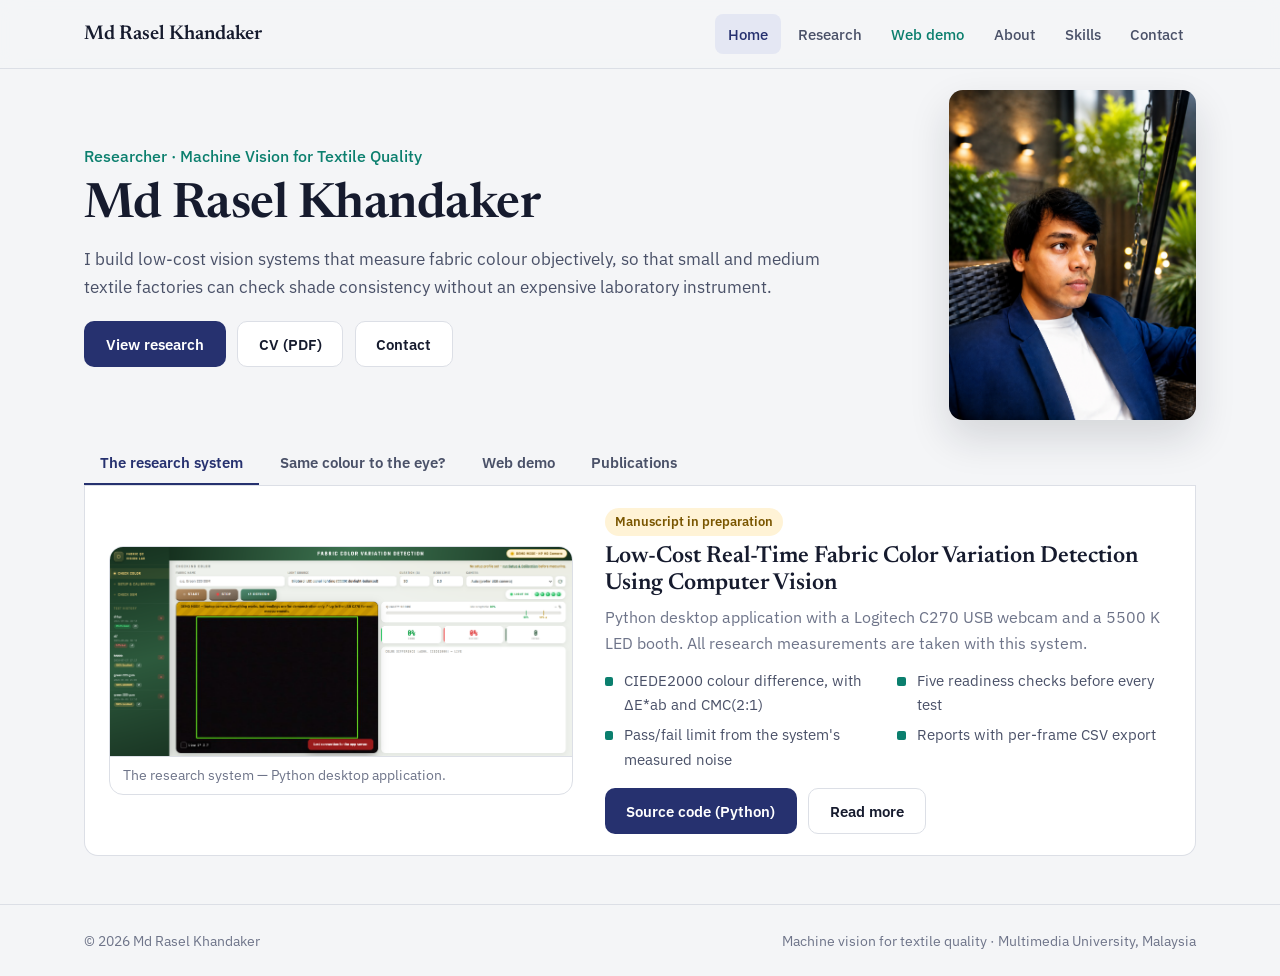
<file: index.html>
<!DOCTYPE html>
<html lang="en">
<head>
  <meta charset="UTF-8">
  <meta name="viewport" content="width=device-width, initial-scale=1.0">
  <title>Md Rasel Khandaker — Machine Vision for Textile Quality</title>
  <meta name="description" content="Md Rasel Khandaker, researcher in machine vision for textile quality, builds low-cost machine vision systems for fabric colour inspection.">
  <link rel="icon" type="image/png" href="favicon.png">
  <link rel="stylesheet" href="style.css?v=6">
</head>
<body>
<header class="nav">
  <div class="nav-inner">
    <a href="index.html" class="brand">Md Rasel Khandaker</a>
    <button class="menu-btn" aria-expanded="false" aria-controls="nav-links">Menu</button>
    <ul class="nav-links" id="nav-links"><li><a href="index.html" class="" aria-current="page">Home</a></li><li><a href="research.html" class="">Research</a></li><li><a href="demo.html" class="nav-demo">Web demo</a></li><li><a href="about.html" class="">About</a></li><li><a href="skills.html" class="">Skills</a></li><li><a href="contact.html" class="">Contact</a></li></ul>
  </div>
</header>
<main>

<section class="home">
  <div class="wrap home-top">
    <div class="home-intro">
      <p class="hero-role">Researcher · Machine Vision for Textile Quality</p>
      <h1>Md Rasel Khandaker</h1>
      <p class="lead">I build low-cost vision systems that measure fabric colour objectively, so that small and medium textile factories can check shade consistency without an expensive laboratory instrument.</p>
      <div class="btns">
        <a class="btn btn-primary" href="research.html">View research</a>
        <a class="btn btn-ghost" href="cvw.pdf" target="_blank" rel="noopener">CV (PDF)</a>
        <a class="btn btn-ghost" href="contact.html">Contact</a>
      </div>
    </div>
    <div class="portrait"><img src="rasel.jpg" alt="Portrait of Md Rasel Khandaker" width="780" height="1040"></div>
  </div>

  <div class="wrap home-tabs">
    <div class="tabs" role="tablist" aria-label="Highlights">
      <button role="tab" id="t-system" aria-controls="p-system" aria-selected="true">The research system</button>
      <button role="tab" id="t-colour" aria-controls="p-colour" aria-selected="false" tabindex="-1">Same colour to the eye?</button>
      <button role="tab" id="t-demo" aria-controls="p-demo" aria-selected="false" tabindex="-1">Web demo</button>
      <button role="tab" id="t-pubs" aria-controls="p-pubs" aria-selected="false" tabindex="-1">Publications</button>
    </div>

    <div class="tab-panel" role="tabpanel" id="p-system" aria-labelledby="t-system">
      <div class="panel-split">
        <figure class="shot video-slot">
          <img src="demo.png?v=2" alt="The research system: Python desktop application">
          <figcaption>The research system — Python desktop application.</figcaption>
        </figure>
        <div>
          <span class="tag progress">Manuscript in preparation</span>
          <h2>Low-Cost Real-Time Fabric Color Variation Detection Using Computer Vision</h2>
          <p class="muted">Python desktop application with a Logitech C270 USB webcam and a 5500 K LED booth. All research measurements are taken with this system.</p>
          <ul class="ticks">
            <li>CIEDE2000 colour difference, with ΔE*ab and CMC(2:1)</li>
            <li>Five readiness checks before every test</li>
            <li>Pass/fail limit from the system's measured noise</li>
            <li>Reports with per-frame CSV export</li>
          </ul>
          <div class="btns">
            <a class="btn btn-primary" href="https://github.com/mdraselkhandaker20-png/FABRIC-COLOR-VARIATION-DETECTION" target="_blank" rel="noopener">Source code (Python)</a>
            <a class="btn btn-ghost" href="research.html#system">Read more</a>
          </div>
        </div>
      </div>
    </div>

    <div class="tab-panel" role="tabpanel" id="p-colour" aria-labelledby="t-colour" hidden>
      <p class="panel-lead">Five dyed samples beside their reference. Side by side they look alike, but at a CIEDE2000 limit of 2.0 two of them fail. The system makes that call from a webcam image in real time.</p>
      <div class="swatches">
        <div class="swatch swatch-ref"><div class="swatch-chip" style="background:#2E3A6B" role="img" aria-label="Reference colour #2E3A6B"></div><div class="swatch-meta"><span>Reference</span><span class="muted">—</span></div></div>
        <div class="swatch"><div class="swatch-chip" style="background:#2F3B6C" role="img" aria-label="Sample 1 colour #2F3B6C"></div><div class="swatch-meta"><span class="de">ΔE00 0.32</span><span class="verdict pass">Same</span></div></div>
        <div class="swatch"><div class="swatch-chip" style="background:#303C6E" role="img" aria-label="Sample 2 colour #303C6E"></div><div class="swatch-meta"><span class="de">ΔE00 0.71</span><span class="verdict pass">Same</span></div></div>
        <div class="swatch"><div class="swatch-chip" style="background:#2C3867" role="img" aria-label="Sample 3 colour #2C3867"></div><div class="swatch-meta"><span class="de">ΔE00 0.82</span><span class="verdict pass">Same</span></div></div>
        <div class="swatch"><div class="swatch-chip" style="background:#34416F" role="img" aria-label="Sample 4 colour #34416F"></div><div class="swatch-meta"><span class="de">ΔE00 2.25</span><span class="verdict fail">Different</span></div></div>
        <div class="swatch"><div class="swatch-chip" style="background:#3A4679" role="img" aria-label="Sample 5 colour #3A4679"></div><div class="swatch-meta"><span class="de">ΔE00 4.01</span><span class="verdict fail">Different</span></div></div>
      </div>
      <p class="swatch-note">Colour differences computed with CIEDE2000 from the sRGB values shown; limit ΔE00 = 2.0.</p>
    </div>

    <div class="tab-panel" role="tabpanel" id="p-demo" aria-labelledby="t-demo" hidden>
      <div class="panel-split demo-split">
        <div>
          <h2>Try the method yourself</h2>
          <p class="muted">A simplified browser version of the same method. It uses your own camera and room light, so results are indicative only — not measurements. Research measurements are made with the Python desktop system.</p>
          <div class="btns"><a class="btn btn-teal" href="demo.html">Open the web demo</a></div>
        </div>
        <ol class="mini-steps">
          <li>Press <b>Start camera</b> and allow camera access.</li>
          <li>Hold one plain-coloured fabric so it fills the green box.</li>
          <li>Type a fabric name and press <b>Start</b>.</li>
          <li>Bring in a different shade and watch the graph turn red.</li>
        </ol>
      </div>
    </div>

    <div class="tab-panel" role="tabpanel" id="p-pubs" aria-labelledby="t-pubs" hidden>
      <ul class="pubs">
        <li class="pub">
          <span class="pub-title">Adoption of IoT-Enabled Quality Monitoring System in a Smart Factory</span>
          <span class="pub-venue">M. R. Khandaker and S. P. A/P Thiagarajah · 6th International Conference on Technology and Innovation Management (ICTIM 2026), Multimedia University, Malaysia</span>
          <span class="tag done">Presented</span>
        </li>
        <li class="pub">
          <span class="pub-title">Low-Cost Real-Time Fabric Color Variation Detection Using Computer Vision</span>
          <span class="pub-venue">M. R. Khandaker · targeting an IEEE venue</span>
          <span class="tag progress">In preparation</span>
        </li>
      </ul>
    </div>
  </div>
</section>

</main>
<footer class="footer">
  <div class="wrap">
    <span>© <span id="year">2026</span> Md Rasel Khandaker</span>
    <span>Machine vision for textile quality · Multimedia University, Malaysia</span>
  </div>
</footer>
<script src="site.js?v=6"></script>
</body>
</html>
</file>
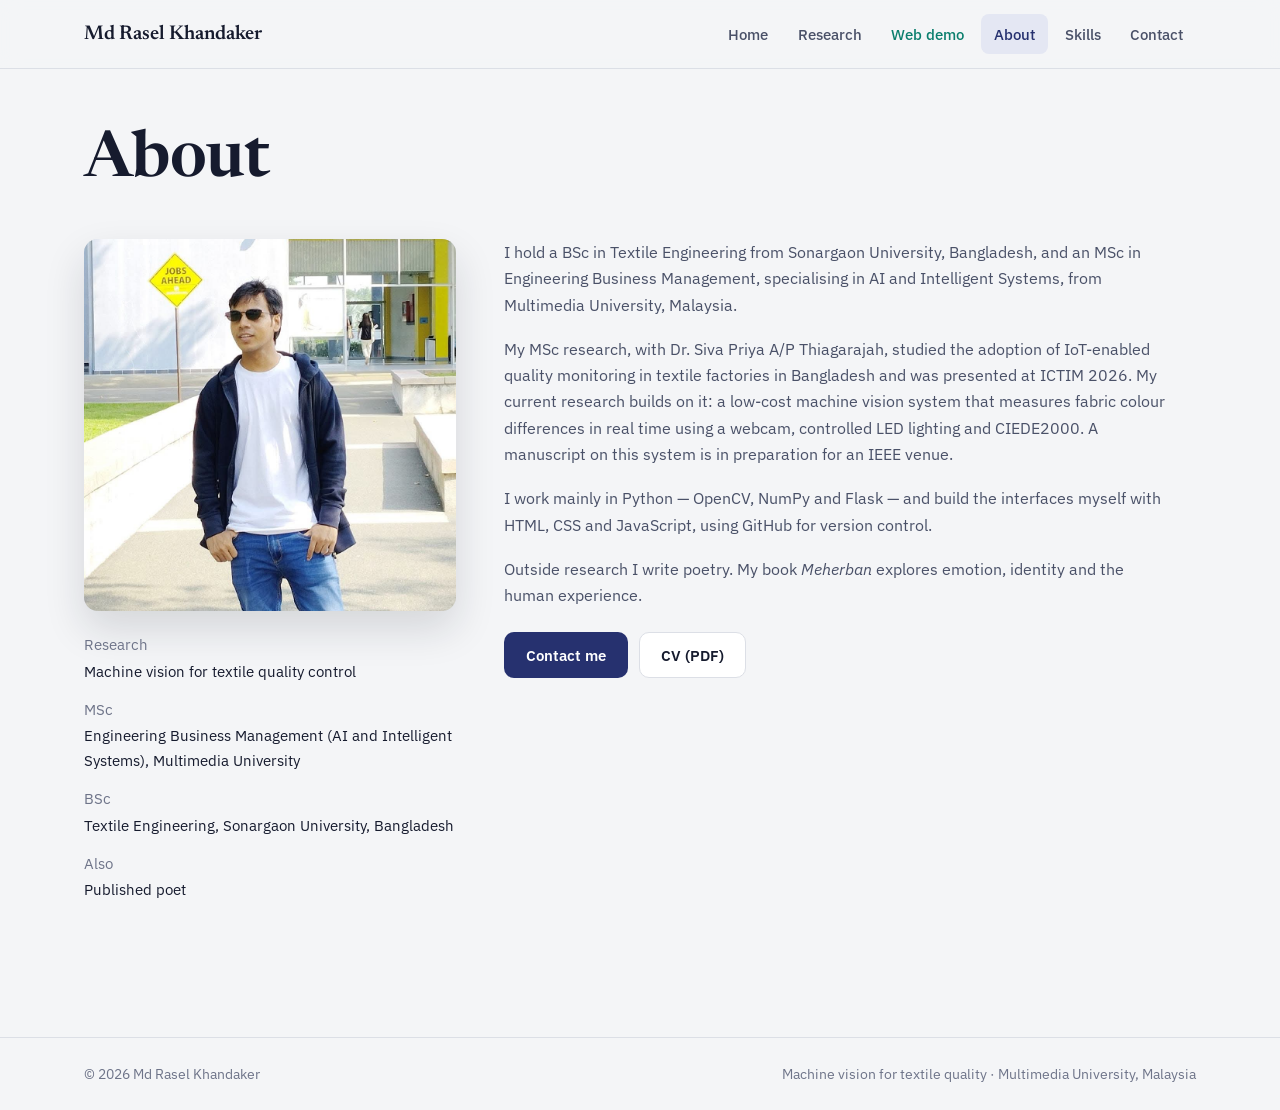
<file: about.html>
<!DOCTYPE html>
<html lang="en">
<head>
  <meta charset="UTF-8">
  <meta name="viewport" content="width=device-width, initial-scale=1.0">
  <title>About — Md Rasel Khandaker</title>
  <meta name="description" content="About Md Rasel Khandaker: textile engineer, researcher in machine vision for textile quality, and published poet.">
  <link rel="icon" type="image/png" href="favicon.png">
  <link rel="stylesheet" href="style.css?v=6">
</head>
<body>
<header class="nav">
  <div class="nav-inner">
    <a href="index.html" class="brand">Md Rasel Khandaker</a>
    <button class="menu-btn" aria-expanded="false" aria-controls="nav-links">Menu</button>
    <ul class="nav-links" id="nav-links"><li><a href="index.html" class="">Home</a></li><li><a href="research.html" class="">Research</a></li><li><a href="demo.html" class="nav-demo">Web demo</a></li><li><a href="about.html" class="" aria-current="page">About</a></li><li><a href="skills.html" class="">Skills</a></li><li><a href="contact.html" class="">Contact</a></li></ul>
  </div>
</header>
<main>

<section class="page-head">
  <div class="wrap"><h1>About</h1></div>
</section>
<section class="section" style="padding-top:1.5rem">
  <div class="wrap about-grid">
    <aside class="about-side">
      <div class="portrait"><img src="mr.jpeg" alt="Md Rasel Khandaker" width="959" height="960"></div>
      <dl class="facts">
        <dt>Research</dt><dd>Machine vision for textile quality control</dd>
        <dt>MSc</dt><dd>Engineering Business Management (AI and Intelligent Systems), Multimedia University</dd>
        <dt>BSc</dt><dd>Textile Engineering, Sonargaon University, Bangladesh</dd>
        <dt>Also</dt><dd>Published poet</dd>
      </dl>
    </aside>
    <div class="prose">
      <p>I hold a BSc in Textile Engineering from Sonargaon University, Bangladesh, and an MSc in Engineering Business Management, specialising in AI and Intelligent Systems, from Multimedia University, Malaysia.</p>
      <p>My MSc research, with Dr. Siva Priya A/P Thiagarajah, studied the adoption of IoT-enabled quality monitoring in textile factories in Bangladesh and was presented at ICTIM 2026. My current research builds on it: a low-cost machine vision system that measures fabric colour differences in real time using a webcam, controlled LED lighting and CIEDE2000. A manuscript on this system is in preparation for an IEEE venue.</p>
      <p>I work mainly in Python — OpenCV, NumPy and Flask — and build the interfaces myself with HTML, CSS and JavaScript, using GitHub for version control.</p>
      <p>Outside research I write poetry. My book <em>Meherban</em> explores emotion, identity and the human experience.</p>
      <div class="btns" style="margin-top:1.5rem">
        <a class="btn btn-primary" href="contact.html">Contact me</a>
        <a class="btn btn-ghost" href="cvw.pdf" target="_blank" rel="noopener">CV (PDF)</a>
      </div>
    </div>
  </div>
</section>

</main>
<footer class="footer">
  <div class="wrap">
    <span>© <span id="year">2026</span> Md Rasel Khandaker</span>
    <span>Machine vision for textile quality · Multimedia University, Malaysia</span>
  </div>
</footer>
<script src="site.js?v=6"></script>
</body>
</html>
</file>
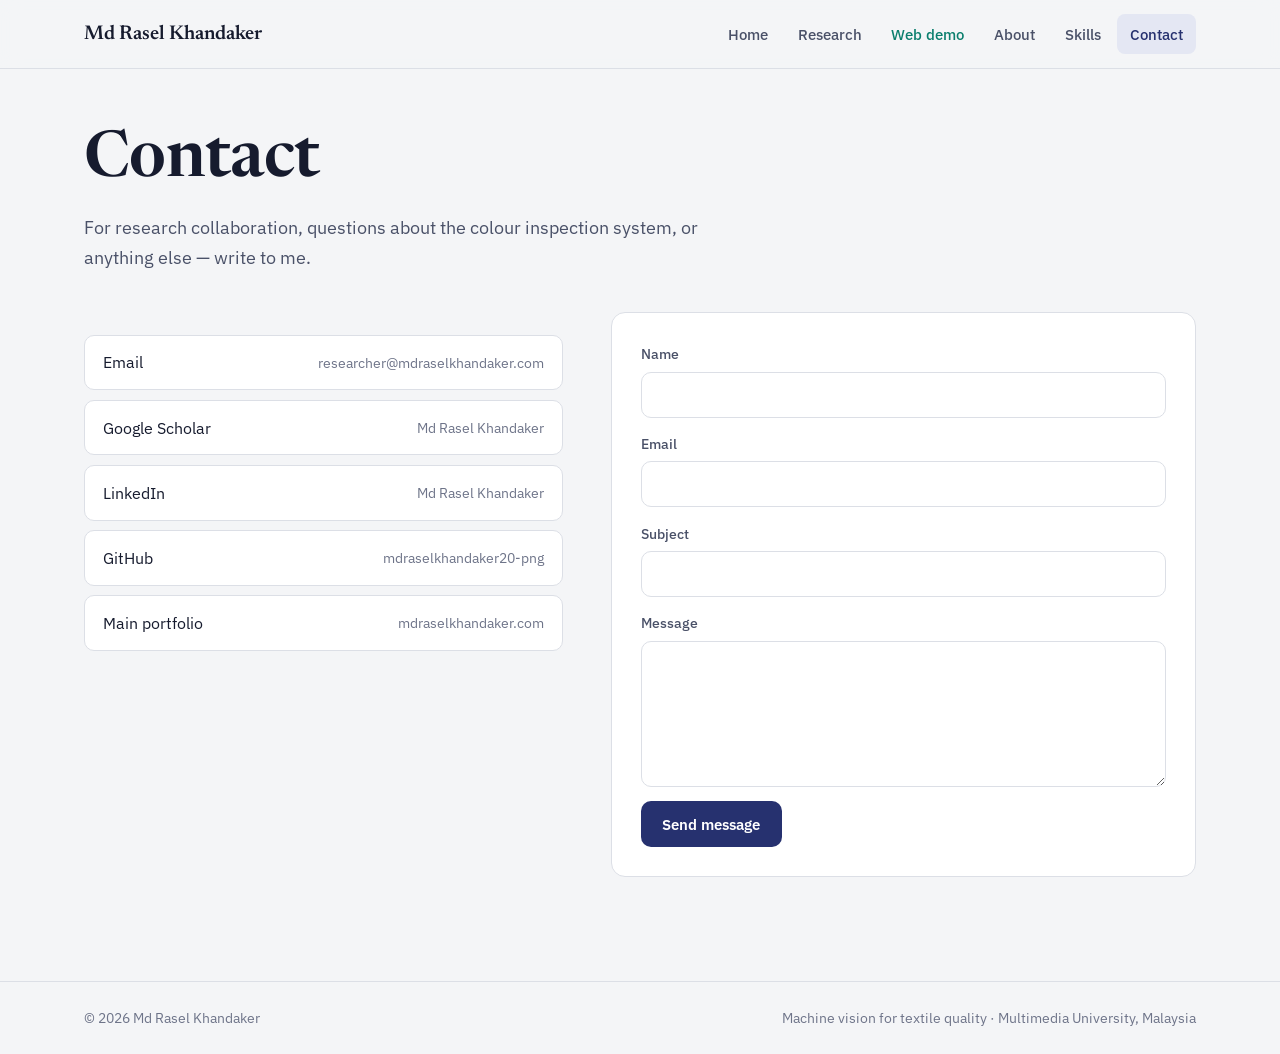
<file: contact.html>
<!DOCTYPE html>
<html lang="en">
<head>
  <meta charset="UTF-8">
  <meta name="viewport" content="width=device-width, initial-scale=1.0">
  <title>Contact — Md Rasel Khandaker</title>
  <meta name="description" content="Contact Md Rasel Khandaker for research collaboration.">
  <link rel="icon" type="image/png" href="favicon.png">
  <link rel="stylesheet" href="style.css">
</head>
<body>
<header class="nav">
  <div class="nav-inner">
    <a href="index.html" class="brand">Md Rasel Khandaker</a>
    <button class="menu-btn" aria-expanded="false" aria-controls="nav-links">Menu</button>
    <ul class="nav-links" id="nav-links"><li><a href="index.html" class="">Home</a></li><li><a href="research.html" class="">Research</a></li><li><a href="demo.html" class="nav-demo">Web demo</a></li><li><a href="about.html" class="">About</a></li><li><a href="skills.html" class="">Skills</a></li><li><a href="contact.html" class="" aria-current="page">Contact</a></li></ul>
  </div>
</header>
<main>

<section class="page-head">
  <div class="wrap"><h1>Contact</h1><p class="lead">For research collaboration, questions about the colour inspection system, or anything else — write to me.</p></div>
</section>
<section class="section" style="padding-top:1.5rem">
  <div class="wrap contact-grid">
    <div>
      <ul class="links">
        <li><a href="mailto:researcher@mdraselkhandaker.com">Email <span>researcher@mdraselkhandaker.com</span></a></li>
        <li><a href="https://scholar.google.com/citations?user=tlpzG48AAAAJ" target="_blank" rel="noopener">Google Scholar <span>Md Rasel Khandaker</span></a></li>
        <li><a href="https://www.linkedin.com/in/md-rasel-khandaker-69a0a6354/" target="_blank" rel="noopener">LinkedIn <span>Md Rasel Khandaker</span></a></li>
        <li><a href="https://github.com/mdraselkhandaker20-png" target="_blank" rel="noopener">GitHub <span>mdraselkhandaker20-png</span></a></li>
        <li><a href="https://mdraselkhandaker.com" target="_blank" rel="noopener">Main portfolio <span>mdraselkhandaker.com</span></a></li>
      </ul>
    </div>
    <form class="form card" action="https://formspree.io/f/mwvavlje" method="POST">
      <label>Name<input type="text" name="name" required autocomplete="name"></label>
      <label>Email<input type="email" name="email" required autocomplete="email"></label>
      <label>Subject<input type="text" name="subject" required></label>
      <label>Message<textarea name="message" rows="6" required></textarea></label>
      <button type="submit" class="btn btn-primary" style="justify-self:start">Send message</button>
    </form>
  </div>
</section>

</main>
<footer class="footer">
  <div class="wrap">
    <span>© <span id="year">2026</span> Md Rasel Khandaker</span>
    <span>Machine vision for textile quality · Multimedia University, Malaysia</span>
  </div>
</footer>
<script src="site.js"></script>
</body>
</html>
</file>
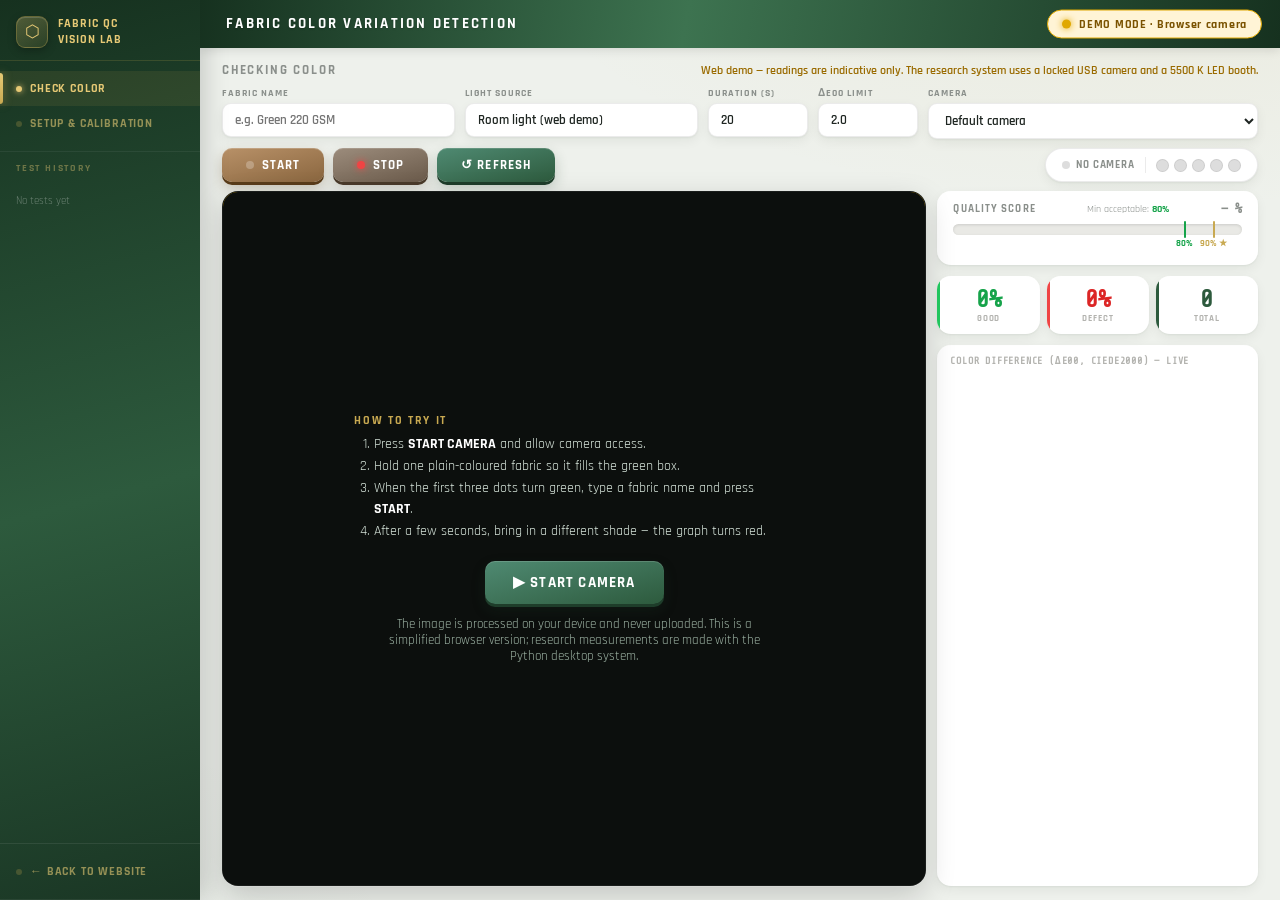
<file: demo.html>
<!DOCTYPE html>
<html lang="en">
<head>
    <meta charset="UTF-8">
    <meta name="viewport" content="width=device-width, initial-scale=1.0">
    <title>Live demo — Fabric Color Variation Detection</title>
    <meta name="description" content="Live browser demo of the Fabric Color Variation Detection system by Md Rasel Khandaker: CIEDE2000 colour difference with your own webcam.">
    <link rel="icon" type="image/png" href="favicon.png">
    <link rel="preconnect" href="https://fonts.googleapis.com">
    <link href="https://fonts.googleapis.com/css2?family=Rajdhani:wght@500;600;700&family=Share+Tech+Mono&display=swap" rel="stylesheet">
    <link rel="stylesheet" href="demo-app.css">
</head>
<body>
<div class="layout">
    <aside class="sidebar">
        <div class="sb-top">
            <div class="sb-logo-icon">⬡</div>
            <div class="sb-logo-text">FABRIC QC<br>VISION LAB</div>
        </div>
        <nav class="sb-nav">
            <a class="sb-item active" id="navCheck" data-view="viewCheck"><span class="sb-dot active"></span> CHECK COLOR</a>
            <a class="sb-item" id="navSetup" data-view="viewSetup"><span class="sb-dot"></span> SETUP &amp; CALIBRATION</a>
        </nav>
        <div class="sb-section">TEST HISTORY</div>
        <div class="hist" id="historyList"><div class="hist-loading">No tests yet</div></div>
        <nav class="sb-nav sb-back">
            <a class="sb-item" href="index.html"><span class="sb-dot"></span> ← BACK TO WEBSITE</a>
        </nav>
    </aside>

    <main class="main-content">
        <header class="topbar">
            <h1 class="topbar-title">FABRIC COLOR VARIATION DETECTION</h1>
            <div class="mode-pill demo" title="Web demo: your own camera, no locked exposure">
                <span class="mp-dot"></span><span>DEMO MODE · Browser camera</span>
            </div>
        </header>

        <div class="content-area">
            <!-- ═══════ CHECK COLOR ═══════ -->
            <div class="dashboard view" id="viewCheck">
                <div class="top-row">
                    <div class="sec-lbl">CHECKING COLOR</div>
                    <div class="setup-line demo-note">Web demo — readings are indicative only. The research system uses a locked USB camera and a 5500 K LED booth.</div>
                </div>

                <div class="inp-row">
                    <div class="ig">
                        <label for="fabricNameInput">FABRIC NAME</label>
                        <input type="text" class="field" id="fabricNameInput" placeholder="e.g. Green 220 GSM">
                    </div>
                    <div class="ig">
                        <label for="lightSourceInput">LIGHT SOURCE</label>
                        <input type="text" class="field" id="lightSourceInput" value="Room light (web demo)">
                    </div>
                    <div class="ig xs">
                        <label for="durationInput">DURATION (S)</label>
                        <input type="number" class="field" id="durationInput" value="20" min="5" max="120">
                    </div>
                    <div class="ig xs">
                        <label for="thresholdInput">ΔE00 LIMIT</label>
                        <input type="number" class="field" id="thresholdInput" value="2.0" min="1" step="0.1">
                    </div>
                    <div class="ig md">
                        <label for="cameraSelect">CAMERA</label>
                        <div class="cam-select-wrap">
                            <select class="field cam-select" id="cameraSelect"><option value="">Default camera</option></select>
                        </div>
                    </div>
                </div>

                <div class="ctrl-row">
                    <button class="btn3d start" id="btnStart"><span class="bindi" id="startBindi"></span> START</button>
                    <button class="btn3d stop" id="btnStop"><span class="bindi red" id="stopBindi"></span> STOP</button>
                    <button class="btn3d refresh" id="btnRefresh">↺ REFRESH</button>
                    <div class="ctrl-msg" id="ctrlMsg"></div>
                    <div class="ctrl-spacer"></div>
                    <div class="light-group readiness" title="">
                        <div class="light-badge checking lightBadge"><span class="lbd"></span><span class="lightTxt">NO CAMERA</span></div>
                        <div class="light-sep"></div>
                        <div class="dots-wrap">
                            <div class="ld dim" data-k="camera"></div><div class="ld dim" data-k="dark"></div>
                            <div class="ld dim" data-k="bright"></div><div class="ld dim" data-k="stable"></div>
                            <div class="ld dim" data-k="even"></div>
                        </div>
                    </div>
                </div>

                <div class="live-row">
                    <div class="cam-container">
                        <div class="cam-frame">
                            <canvas id="liveCanvas" aria-label="Camera view with inspection box"></canvas>
                            <div class="cam-start">
                                <div class="how">
                                    <div class="how-title">HOW TO TRY IT</div>
                                    <ol>
                                        <li>Press <b>START CAMERA</b> and allow camera access.</li>
                                        <li>Hold one plain-coloured fabric so it fills the green box.</li>
                                        <li>When the first three dots turn green, type a fabric name and press <b>START</b>.</li>
                                        <li>After a few seconds, bring in a different shade — the graph turns red.</li>
                                    </ol>
                                </div>
                                <button class="btn3d refresh btnCamera">▶ START CAMERA</button>
                                <p>The image is processed on your device and never uploaded. This is a simplified browser version; research measurements are made with the Python desktop system.</p>
                            </div>
                            <div class="cam-scan" id="camScan"></div>
                            <div class="cam-name" id="camFabricName"></div>
                            <div class="cam-timer" id="camTimer" style="display:none;">20s</div>
                            <div class="swatches">
                                <div class="sw" id="swRefWrap" style="display:none;"><span class="sw-chip" id="swRef"></span><span>Reference</span></div>
                                <div class="sw"><span class="sw-chip" id="swLive"></span><span id="swLiveLbl">Live</span></div>
                            </div>
                            <div class="demo-banner">DEMO MODE — browser camera. Auto exposure cannot be locked here, so readings are for demonstration only.</div>
                            <div class="state-banner" id="stateBanner" style="display:none;"></div>
                            <div class="light-warn" id="lightWarn" style="display:none;">⚠ LIGHT OUT OF RANGE — TEST WILL STOP</div>
                        </div>
                    </div>
                    <div class="side-col">
                        <div class="qbar-wrap">
                            <div class="qbar-top">
                                <div class="qbar-lbl">QUALITY SCORE</div>
                                <div class="qbar-mid">Min acceptable: <span>80%</span></div>
                                <div class="qbar-val" id="qbarVal">— %</div>
                            </div>
                            <div class="qbar-bg">
                                <div class="qbar-fill" id="qbarFill" style="width:0%"></div>
                                <div class="qbar-m80"></div><span class="qbar-m80-lbl">80%</span>
                                <div class="qbar-m90"></div><span class="qbar-m90-lbl">90% ★</span>
                            </div>
                        </div>
                        <div class="sg-row">
                            <div class="stats-col">
                                <div class="sc good"><div class="sc-pct" id="scGoodPct">0%</div><div class="sc-lbl" id="scGoodLbl">GOOD</div></div>
                                <div class="sc bad"><div class="sc-pct" id="scBadPct">0%</div><div class="sc-lbl">DEFECT</div></div>
                                <div class="sc neu"><div class="sc-pct" id="scTotal">0</div><div class="sc-lbl">TOTAL</div></div>
                            </div>
                            <div class="graph-card">
                                <div class="graph-title">COLOR DIFFERENCE (ΔE00, CIEDE2000) — LIVE</div>
                                <canvas id="colorGraph"></canvas>
                            </div>
                        </div>
                    </div>
                </div>
            </div>

            <!-- ═══════ SETUP & CALIBRATION ═══════ -->
            <div class="setup-page view" id="viewSetup" hidden>
                <div class="top-row">
                    <div class="sec-lbl">SETUP &amp; CALIBRATION</div>
                    <div class="light-group readiness" title="">
                        <div class="light-badge checking lightBadge"><span class="lbd"></span><span class="lightTxt">NO CAMERA</span></div>
                        <div class="light-sep"></div>
                        <div class="dots-wrap">
                            <div class="ld dim" data-k="camera"></div><div class="ld dim" data-k="dark"></div>
                            <div class="ld dim" data-k="bright"></div><div class="ld dim" data-k="stable"></div>
                            <div class="ld dim" data-k="even"></div>
                        </div>
                    </div>
                </div>
                <ol class="steps">
                    <li>Put a <strong>uniformly dyed reference fabric</strong> under the camera.</li>
                    <li>Move the camera and lights until all five checks are green.</li>
                    <li><strong>Measure baseline</strong> — the system records its own noise.</li>
                    <li>Use the suggested ΔE00 limit for your tests.</li>
                </ol>
                <div class="setup-grid">
                    <div class="cam-frame setup-cam">
                        <canvas id="setupCanvas" aria-label="Camera view with 3 by 3 uniformity grid"></canvas>
                        <div class="cam-start">
                            <button class="btn3d refresh btnCamera">▶ START CAMERA</button>
                            <p>Your browser will ask for camera permission. The image is processed on your device and never uploaded.</p>
                        </div>
                        <div class="state-banner" id="setupBanner" style="display:none;"></div>
                    </div>
                    <div class="panel checks-panel">
                        <div class="panel-title">Live checks</div>
                        <div class="check-list" id="checkList"><div class="muted">Start the camera.</div></div>
                        <div class="cam-info">Browser camera · exposure &amp; white balance: automatic (cannot be locked in a browser)</div>
                        <div class="panel-title mt">Baseline</div>
                        <div class="baseline-row">
                            <label for="baselineDur">Seconds</label>
                            <input type="number" class="field sm-field" id="baselineDur" value="10" min="3" max="60">
                            <button class="btn3d refresh" id="btnBaseline">MEASURE BASELINE</button>
                        </div>
                        <div class="progress" id="baselineProgress" style="display:none;"><div class="progress-fill" id="baselineFill"></div></div>
                        <div class="baseline-result" id="baselineResult"><span class="muted">No baseline measured yet.</span></div>
                    </div>
                </div>
            </div>
        </div>
    </main>
</div>

<div class="modal-overlay" id="reportModal" style="display:none;">
    <div class="modal-box">
        <div class="modal-title">TEST COMPLETE</div>
        <div class="modal-fabric" id="modalFabric">—</div>
        <div class="modal-mode demo" id="modalMode"></div>
        <div class="modal-stats">
            <div class="modal-stat good"><span class="ms-pct" id="modalGoodPct">—</span><span class="ms-lbl">GOOD</span></div>
            <div class="modal-stat bad"><span class="ms-pct" id="modalBadPct">—</span><span class="ms-lbl">DEFECT</span></div>
        </div>
        <div class="modal-verdict" id="modalVerdict">—</div>
        <div class="modal-report" id="modalReport"></div>
        <div class="modal-actions">
            <button class="btn-modal-view" id="modalCsvBtn">⬇ EXPORT CSV</button>
            <button class="btn-modal-again" id="modalAgainBtn">CHECK AGAIN</button>
            <button class="btn-modal-close" id="modalCloseBtn">CLOSE</button>
        </div>
    </div>
</div>
<div class="toast" id="toast"></div>

<script src="colour.js"></script>
<script src="demo-app.js"></script>
</body>
</html>
</file>
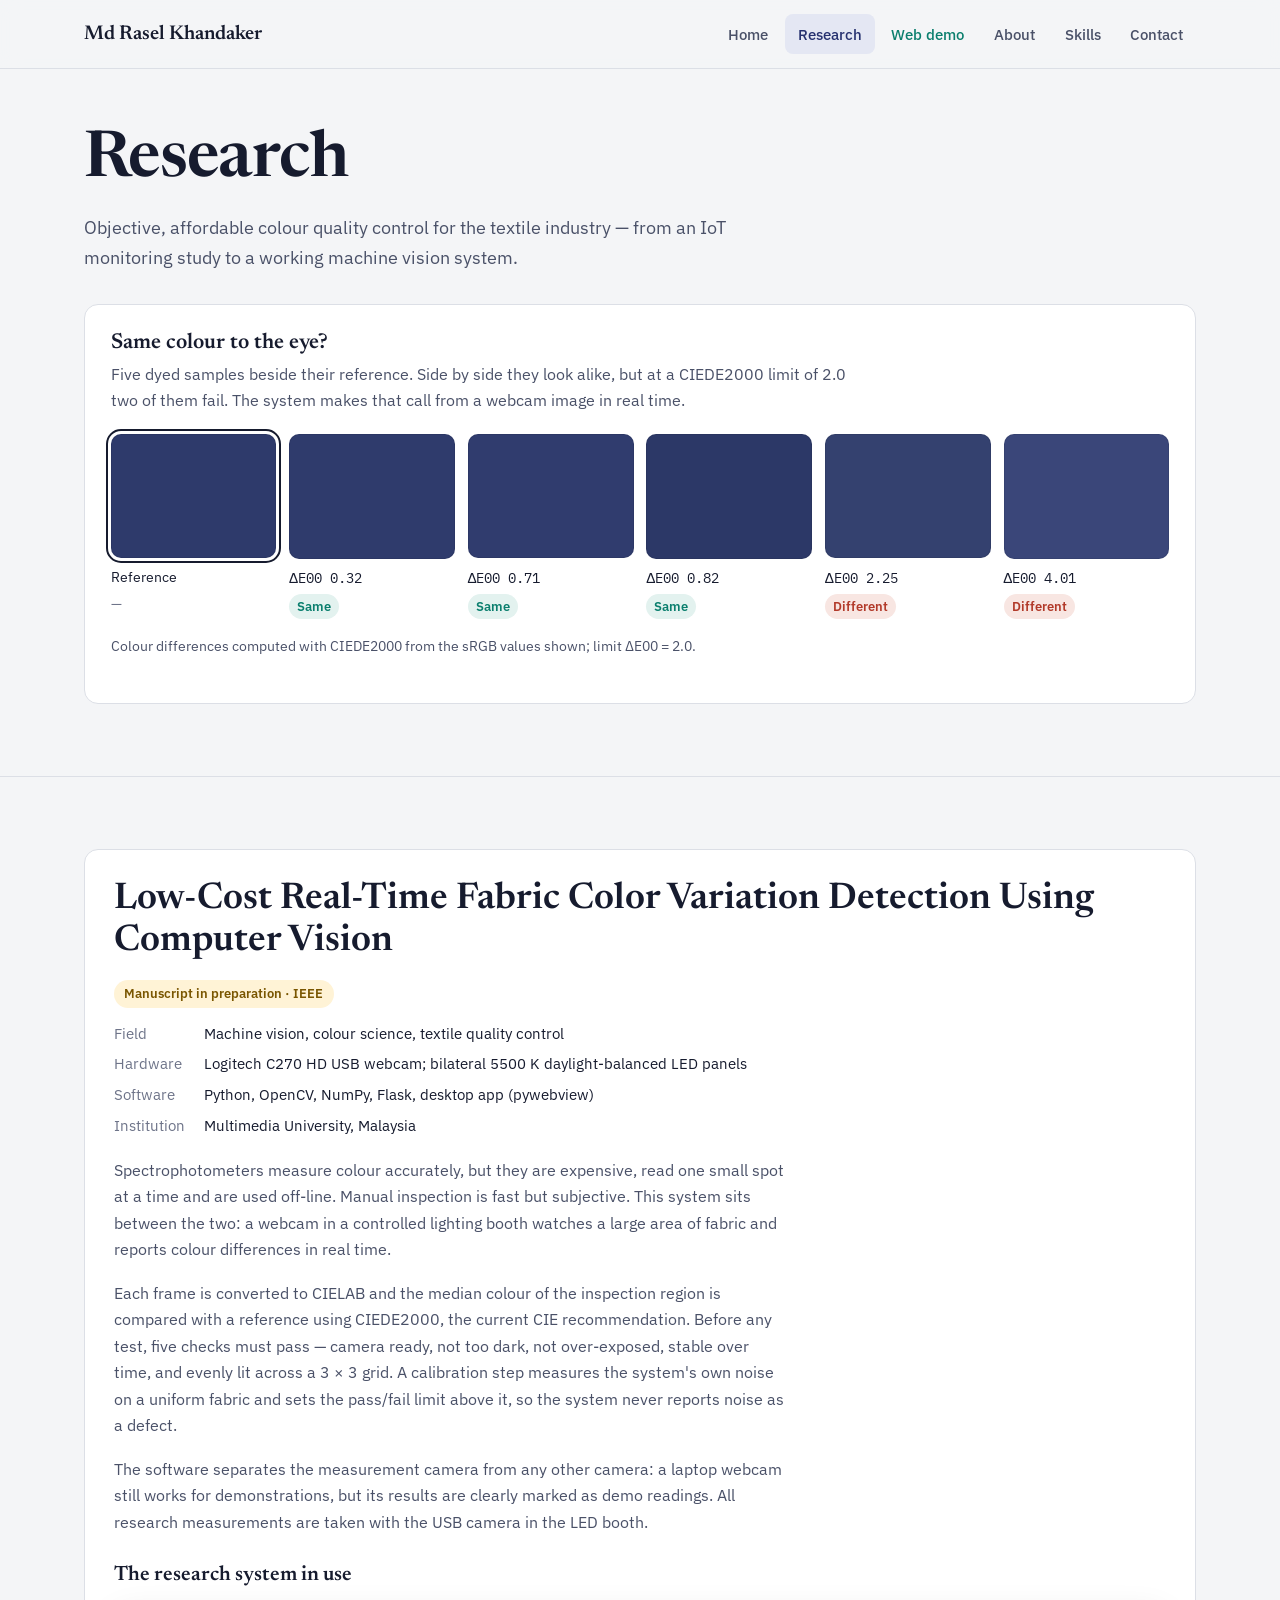
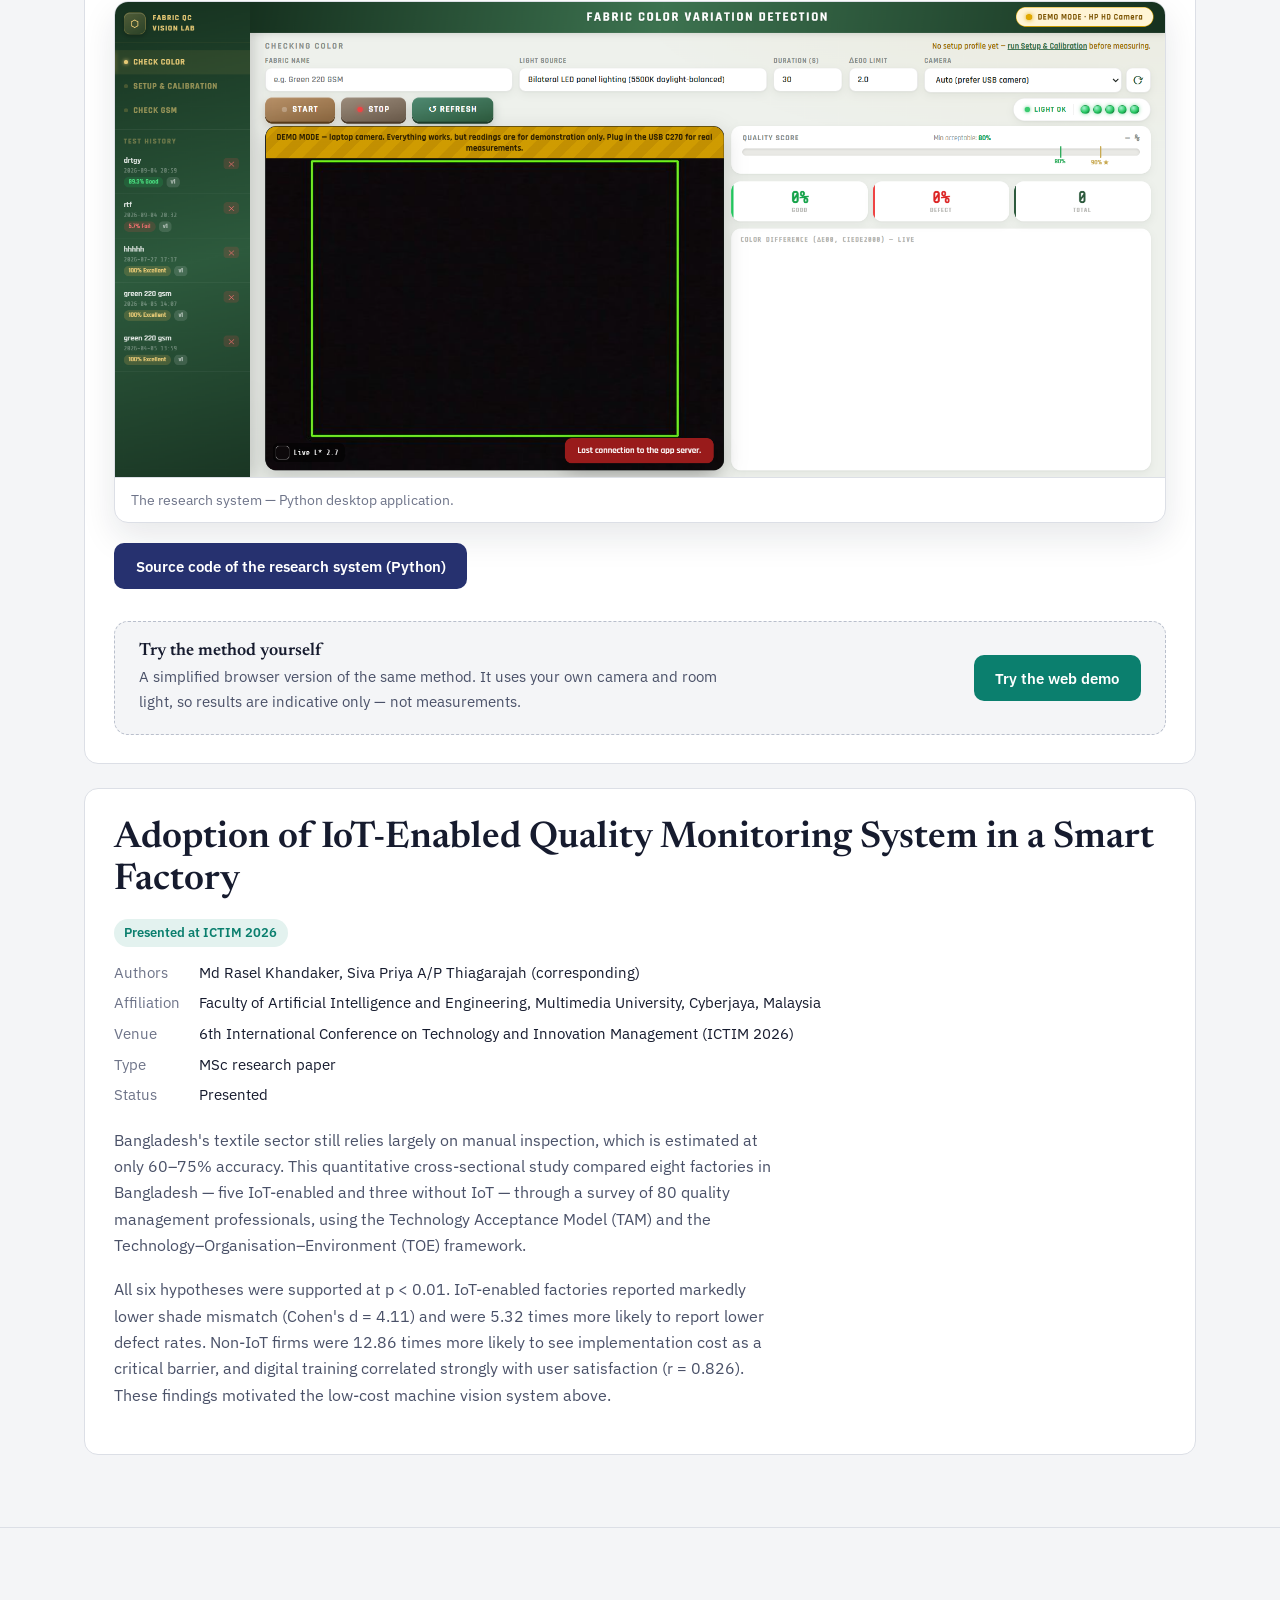
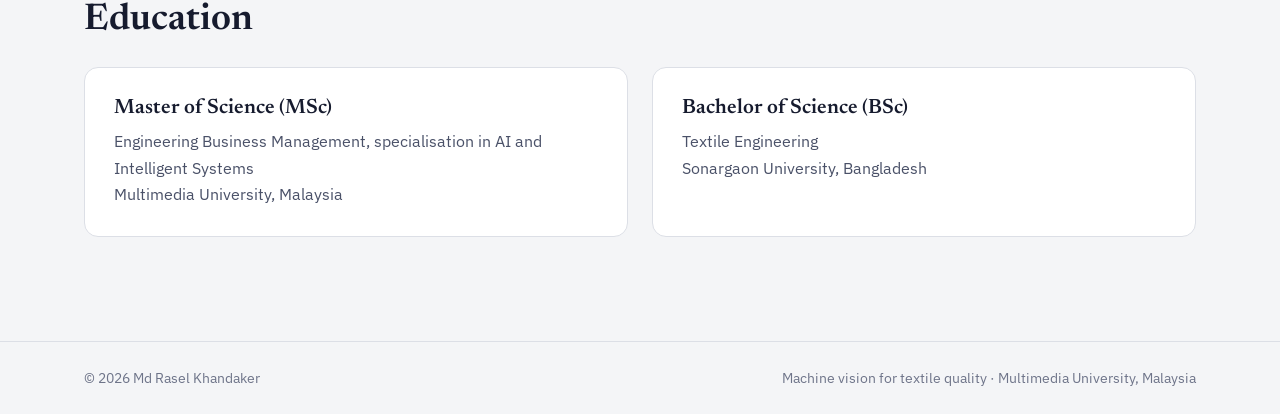
<file: research.html>
<!DOCTYPE html>
<html lang="en">
<head>
  <meta charset="UTF-8">
  <meta name="viewport" content="width=device-width, initial-scale=1.0">
  <title>Research — Md Rasel Khandaker</title>
  <meta name="description" content="Research on low-cost machine vision for fabric colour variation detection and IoT quality monitoring in smart factories.">
  <link rel="icon" type="image/png" href="favicon.png">
  <link rel="stylesheet" href="style.css?v=6">
</head>
<body>
<header class="nav">
  <div class="nav-inner">
    <a href="index.html" class="brand">Md Rasel Khandaker</a>
    <button class="menu-btn" aria-expanded="false" aria-controls="nav-links">Menu</button>
    <ul class="nav-links" id="nav-links"><li><a href="index.html" class="">Home</a></li><li><a href="research.html" class="" aria-current="page">Research</a></li><li><a href="demo.html" class="nav-demo">Web demo</a></li><li><a href="about.html" class="">About</a></li><li><a href="skills.html" class="">Skills</a></li><li><a href="contact.html" class="">Contact</a></li></ul>
  </div>
</header>
<main>

<section class="page-head">
  <div class="wrap">
    <h1>Research</h1>
    <p class="lead">Objective, affordable colour quality control for the textile industry — from an IoT monitoring study to a working machine vision system.</p>
  </div>
</section>

<section class="section" style="padding-top:1rem">
  <div class="wrap">
    <div class="swatch-panel" style="margin-top:0">
      <h2>Same colour to the eye?</h2>
      <p>Five dyed samples beside their reference. Side by side they look alike, but at a CIEDE2000 limit of 2.0 two of them fail. The system makes that call from a webcam image in real time.</p>
      <div class="swatches">
        <div class="swatch swatch-ref"><div class="swatch-chip" style="background:#2E3A6B" role="img" aria-label="Reference colour #2E3A6B"></div><div class="swatch-meta"><span>Reference</span><span class="muted">—</span></div></div>
        <div class="swatch"><div class="swatch-chip" style="background:#2F3B6C" role="img" aria-label="Sample 1 colour #2F3B6C"></div><div class="swatch-meta"><span class="de">ΔE00 0.32</span><span class="verdict pass">Same</span></div></div>
        <div class="swatch"><div class="swatch-chip" style="background:#303C6E" role="img" aria-label="Sample 2 colour #303C6E"></div><div class="swatch-meta"><span class="de">ΔE00 0.71</span><span class="verdict pass">Same</span></div></div>
        <div class="swatch"><div class="swatch-chip" style="background:#2C3867" role="img" aria-label="Sample 3 colour #2C3867"></div><div class="swatch-meta"><span class="de">ΔE00 0.82</span><span class="verdict pass">Same</span></div></div>
        <div class="swatch"><div class="swatch-chip" style="background:#34416F" role="img" aria-label="Sample 4 colour #34416F"></div><div class="swatch-meta"><span class="de">ΔE00 2.25</span><span class="verdict fail">Different</span></div></div>
        <div class="swatch"><div class="swatch-chip" style="background:#3A4679" role="img" aria-label="Sample 5 colour #3A4679"></div><div class="swatch-meta"><span class="de">ΔE00 4.01</span><span class="verdict fail">Different</span></div></div>
      </div>
      <p class="swatch-note">Colour differences computed with CIEDE2000 from the sRGB values shown; limit ΔE00 = 2.0.</p>
    </div>
  </div>
</section>

<section class="section" id="system">
  <div class="wrap">
    <div class="card">
      <div class="card-head">
        <h2 style="margin:0">Low-Cost Real-Time Fabric Color Variation Detection Using Computer Vision</h2>
        <span class="tag progress">Manuscript in preparation · IEEE</span>
      </div>
      <dl class="facts">
        <dt>Field</dt><dd>Machine vision, colour science, textile quality control</dd>
        <dt>Hardware</dt><dd>Logitech C270 HD USB webcam; bilateral 5500 K daylight-balanced LED panels</dd>
        <dt>Software</dt><dd>Python, OpenCV, NumPy, Flask, desktop app (pywebview)</dd>
        <dt>Institution</dt><dd>Multimedia University, Malaysia</dd>
      </dl>
      <div class="prose">
        <p>Spectrophotometers measure colour accurately, but they are expensive, read one small spot at a time and are used off-line. Manual inspection is fast but subjective. This system sits between the two: a webcam in a controlled lighting booth watches a large area of fabric and reports colour differences in real time.</p>
        <p>Each frame is converted to CIELAB and the median colour of the inspection region is compared with a reference using CIEDE2000, the current CIE recommendation. Before any test, five checks must pass — camera ready, not too dark, not over-exposed, stable over time, and evenly lit across a 3 × 3 grid. A calibration step measures the system's own noise on a uniform fabric and sets the pass/fail limit above it, so the system never reports noise as a defect.</p>
        <p>The software separates the measurement camera from any other camera: a laptop webcam still works for demonstrations, but its results are clearly marked as demo readings. All research measurements are taken with the USB camera in the LED booth.</p>
      </div>
      <h3 style="margin-top:1.8rem">The research system in use</h3>
      <figure class="shot video-slot" style="margin:0.8rem 0 1.2rem">
        <img src="demo.png?v=2" alt="The research system: Python desktop application" loading="lazy">
        <figcaption>The research system — Python desktop application.</figcaption>
      </figure>
      <div class="btns">
        <a class="btn btn-primary" href="https://github.com/mdraselkhandaker20-png/FABRIC-COLOR-VARIATION-DETECTION" target="_blank" rel="noopener">Source code of the research system (Python)</a>
      </div>
      <div class="try-box">
        <div>
          <h3>Try the method yourself</h3>
          <p>A simplified browser version of the same method. It uses your own camera and room light, so results are indicative only — not measurements.</p>
        </div>
        <a class="btn btn-teal" href="demo.html">Try the web demo</a>
      </div>
    </div>

    <div class="card" id="publications">
      <div class="card-head">
        <h2 style="margin:0">Adoption of IoT-Enabled Quality Monitoring System in a Smart Factory</h2>
        <span class="tag done">Presented at ICTIM 2026</span>
      </div>
      <dl class="facts">
        <dt>Authors</dt><dd>Md Rasel Khandaker, Siva Priya A/P Thiagarajah (corresponding)</dd>
        <dt>Affiliation</dt><dd>Faculty of Artificial Intelligence and Engineering, Multimedia University, Cyberjaya, Malaysia</dd>
        <dt>Venue</dt><dd>6th International Conference on Technology and Innovation Management (ICTIM 2026)</dd>
        <dt>Type</dt><dd>MSc research paper</dd>
        <dt>Status</dt><dd>Presented</dd>
      </dl>
      <div class="prose">
        <p>Bangladesh's textile sector still relies largely on manual inspection, which is estimated at only 60–75% accuracy. This quantitative cross-sectional study compared eight factories in Bangladesh — five IoT-enabled and three without IoT — through a survey of 80 quality management professionals, using the Technology Acceptance Model (TAM) and the Technology–Organisation–Environment (TOE) framework.</p>
        <p>All six hypotheses were supported at p &lt; 0.01. IoT-enabled factories reported markedly lower shade mismatch (Cohen's d = 4.11) and were 5.32 times more likely to report lower defect rates. Non-IoT firms were 12.86 times more likely to see implementation cost as a critical barrier, and digital training correlated strongly with user satisfaction (r = 0.826). These findings motivated the low-cost machine vision system above.</p>
      </div>
    </div>
  </div>
</section>

<section class="section">
  <div class="wrap">
    <h2>Education</h2>
    <div class="edu">
      <div class="card">
        <h3>Master of Science (MSc)</h3>
        <p>Engineering Business Management, specialisation in AI and Intelligent Systems</p>
        <p class="muted">Multimedia University, Malaysia</p>
      </div>
      <div class="card">
        <h3>Bachelor of Science (BSc)</h3>
        <p>Textile Engineering</p>
        <p class="muted">Sonargaon University, Bangladesh</p>
      </div>
    </div>
  </div>
</section>

</main>
<footer class="footer">
  <div class="wrap">
    <span>© <span id="year">2026</span> Md Rasel Khandaker</span>
    <span>Machine vision for textile quality · Multimedia University, Malaysia</span>
  </div>
</footer>
<script src="site.js?v=6"></script>
</body>
</html>
</file>
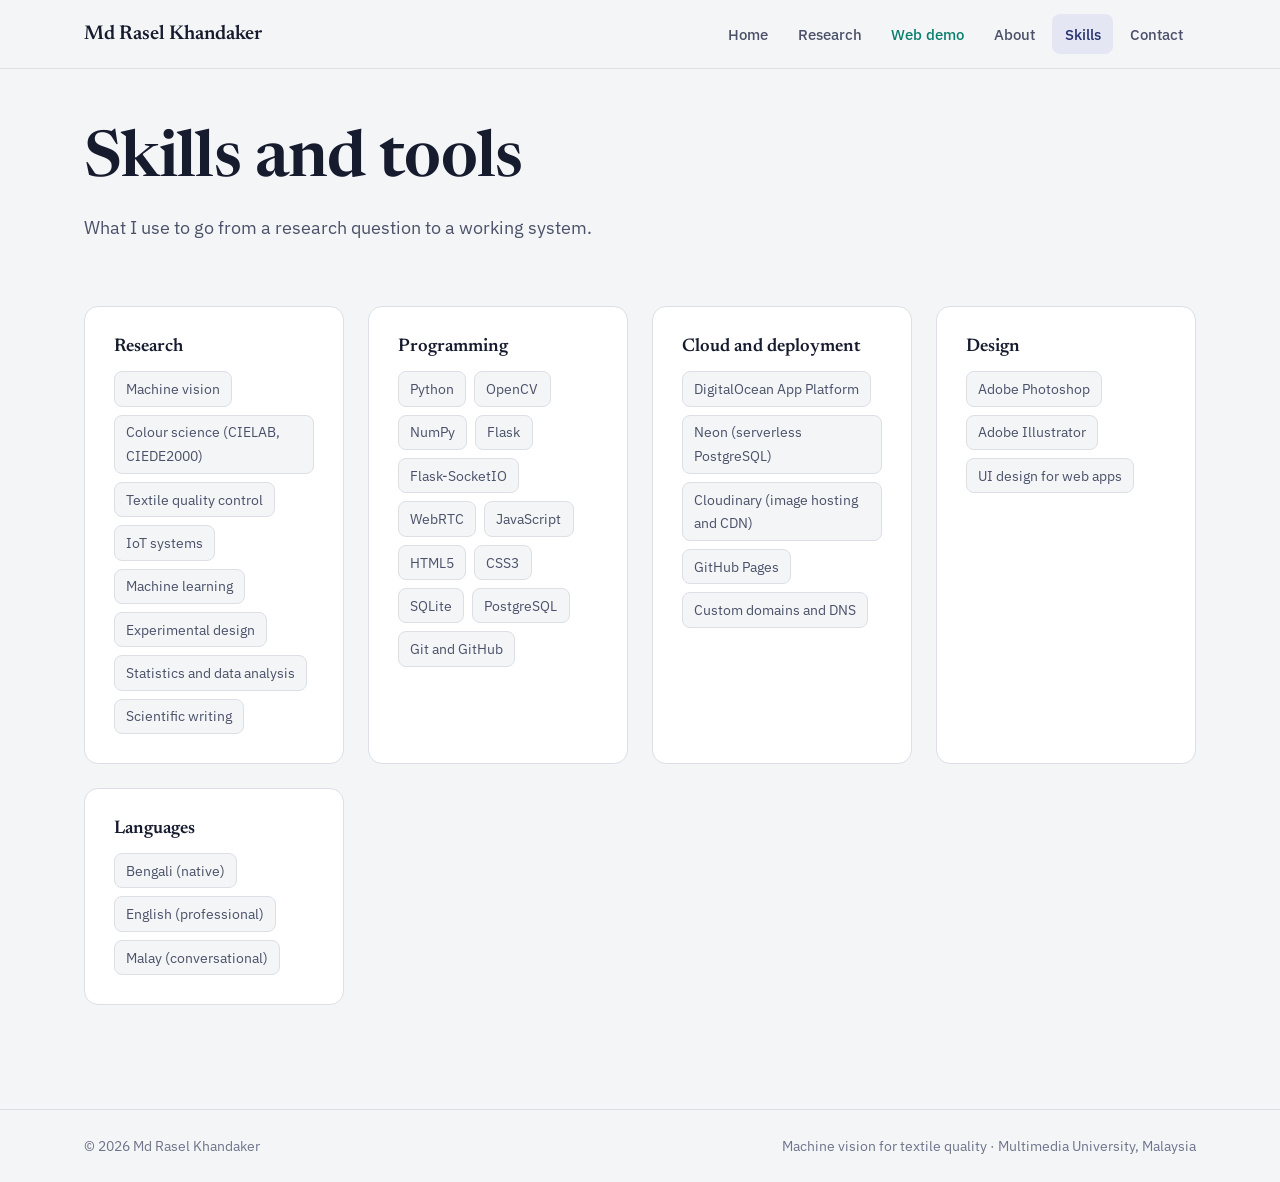
<file: skills.html>
<!DOCTYPE html>
<html lang="en">
<head>
  <meta charset="UTF-8">
  <meta name="viewport" content="width=device-width, initial-scale=1.0">
  <title>Skills — Md Rasel Khandaker</title>
  <meta name="description" content="Research, programming, design and language skills of Md Rasel Khandaker.">
  <link rel="icon" type="image/png" href="favicon.png">
  <link rel="stylesheet" href="style.css?v=5">
</head>
<body>
<header class="nav">
  <div class="nav-inner">
    <a href="index.html" class="brand">Md Rasel Khandaker</a>
    <button class="menu-btn" aria-expanded="false" aria-controls="nav-links">Menu</button>
    <ul class="nav-links" id="nav-links"><li><a href="index.html" class="">Home</a></li><li><a href="research.html" class="">Research</a></li><li><a href="demo.html" class="nav-demo">Web demo</a></li><li><a href="about.html" class="">About</a></li><li><a href="skills.html" class="" aria-current="page">Skills</a></li><li><a href="contact.html" class="">Contact</a></li></ul>
  </div>
</header>
<main>

<section class="page-head">
  <div class="wrap"><h1>Skills and tools</h1><p class="lead">What I use to go from a research question to a working system.</p></div>
</section>
<section class="section" style="padding-top:1.5rem">
  <div class="wrap skills">
<div class="card"><h3>Research</h3><ul class="chips"><li>Machine vision</li><li>Colour science (CIELAB, CIEDE2000)</li><li>Textile quality control</li><li>IoT systems</li><li>Machine learning</li><li>Experimental design</li><li>Statistics and data analysis</li><li>Scientific writing</li></ul></div><div class="card"><h3>Programming</h3><ul class="chips"><li>Python</li><li>OpenCV</li><li>NumPy</li><li>Flask</li><li>Flask-SocketIO</li><li>WebRTC</li><li>JavaScript</li><li>HTML5</li><li>CSS3</li><li>SQLite</li><li>PostgreSQL</li><li>Git and GitHub</li></ul></div><div class="card"><h3>Cloud and deployment</h3><ul class="chips"><li>DigitalOcean App Platform</li><li>Neon (serverless PostgreSQL)</li><li>Cloudinary (image hosting and CDN)</li><li>GitHub Pages</li><li>Custom domains and DNS</li></ul></div><div class="card"><h3>Design</h3><ul class="chips"><li>Adobe Photoshop</li><li>Adobe Illustrator</li><li>UI design for web apps</li></ul></div><div class="card"><h3>Languages</h3><ul class="chips"><li>Bengali (native)</li><li>English (professional)</li><li>Malay (conversational)</li></ul></div>
  </div>
</section>

</main>
<footer class="footer">
  <div class="wrap">
    <span>© <span id="year">2026</span> Md Rasel Khandaker</span>
    <span>Machine vision for textile quality · Multimedia University, Malaysia</span>
  </div>
</footer>
<script src="site.js?v=5"></script>
</body>
</html>
</file>
<file: style.css>
/* ─────────────────────────────────────────────────────────────
   researcher.mdraselkhandaker.com
   Palette follows colour-assessment practice: a neutral, light
   surround so that colours (fabric swatches, the demo) read true.
   ───────────────────────────────────────────────────────────── */
@import url('https://fonts.googleapis.com/css2?family=Newsreader:opsz,wght@6..72,500;6..72,600&family=IBM+Plex+Sans:wght@400;500;600&family=IBM+Plex+Mono:wght@500&display=swap');

:root {
  --paper:   #F4F5F7;   /* neutral light surround */
  --surface: #FFFFFF;
  --ink:     #161B2E;   /* body text */
  --ink-2:   #4A5168;   /* secondary text */
  --ink-3:   #6E7489;   /* captions */
  --line:    #DCDFE6;
  --indigo:  #26316F;   /* primary: indigo dye */
  --indigo-2:#34409A;
  --teal:    #0B7F6E;   /* pass / accent */
  --teal-bg: #E3F2EF;
  --madder:  #B23A2A;   /* fail */
  --madder-bg:#F8E6E2;
  --radius:  14px;
  --serif: 'Newsreader', Georgia, 'Times New Roman', serif;
  --sans:  'IBM Plex Sans', system-ui, -apple-system, 'Segoe UI', sans-serif;
  --mono:  'IBM Plex Mono', ui-monospace, Consolas, monospace;
}

* { margin: 0; padding: 0; box-sizing: border-box; }
html { scroll-behavior: smooth; }
body {
  font-family: var(--sans);
  font-size: 1rem;
  line-height: 1.65;
  color: var(--ink);
  background: var(--paper);
  -webkit-font-smoothing: antialiased;
}
img { max-width: 100%; display: block; }
a { color: var(--indigo); }
a:hover { color: var(--indigo-2); }
:focus-visible { outline: 3px solid var(--teal); outline-offset: 3px; border-radius: 4px; }

/* ─── Navigation ─── */
.nav {
  position: sticky; top: 0; z-index: 50;
  background: rgba(244, 245, 247, 0.92);
  backdrop-filter: blur(10px);
  border-bottom: 1px solid var(--line);
}
.nav-inner {
  max-width: 1160px; margin: 0 auto;
  display: flex; align-items: center; justify-content: space-between;
  padding: 0.9rem 1.5rem;
}
.brand {
  font-family: var(--serif); font-weight: 600; font-size: 1.25rem;
  color: var(--ink); text-decoration: none;
}
.brand:hover { color: var(--indigo); }
.nav-links { display: flex; gap: 0.25rem; list-style: none; }
.nav-links a {
  display: block; padding: 0.45rem 0.8rem; border-radius: 8px;
  color: var(--ink-2); text-decoration: none; font-size: 0.95rem; font-weight: 500;
}
.nav-links a:hover { color: var(--ink); background: #E8EAEF; }
.nav-links a[aria-current="page"] { color: var(--indigo); background: #E4E7F3; }
.nav-links a.nav-demo { color: var(--teal); }
.menu-btn {
  display: none; background: none; border: 1px solid var(--line); border-radius: 8px;
  padding: 0.4rem 0.7rem; font: 500 0.9rem var(--sans); color: var(--ink); cursor: pointer;
}

/* ─── Layout ─── */
.wrap { max-width: 1160px; margin: 0 auto; padding: 0 1.5rem; }
.section { padding: 4.5rem 0; }
.section + .section { border-top: 1px solid var(--line); }
h1, h2, h3 { font-family: var(--serif); font-weight: 600; line-height: 1.15; color: var(--ink); }
h1 { font-size: clamp(2.5rem, 5.5vw, 4rem); letter-spacing: -0.01em; }
h2 { font-size: clamp(1.7rem, 3vw, 2.3rem); margin-bottom: 1rem; }
h3 { font-size: 1.3rem; margin-bottom: 0.5rem; }
.lead { font-size: 1.15rem; color: var(--ink-2); max-width: 36em; }
.muted { color: var(--ink-3); }
.prose p { max-width: 42em; margin-bottom: 1.1rem; color: var(--ink-2); }
.page-head { padding: 3.5rem 0 1rem; }
.page-head .lead { margin-top: 0.8rem; }

/* ─── Buttons ─── */
.btns { display: flex; flex-wrap: wrap; gap: 0.7rem; }
.btn {
  display: inline-flex; align-items: center; gap: 0.5rem;
  padding: 0.75rem 1.3rem; border-radius: 10px;
  font: 600 0.95rem var(--sans); text-decoration: none; cursor: pointer;
  border: 1px solid transparent; transition: background 0.15s, border-color 0.15s, color 0.15s;
}
.btn-primary { background: var(--indigo); color: #fff; }
.btn-primary:hover { background: var(--indigo-2); color: #fff; }
.btn-teal { background: var(--teal); color: #fff; }
.btn-teal:hover { background: #09705F; color: #fff; }
.btn-ghost { background: var(--surface); color: var(--ink); border-color: var(--line); }
.btn-ghost:hover { border-color: var(--indigo); color: var(--indigo); }
.btn:disabled { opacity: 0.45; cursor: not-allowed; }

/* ─── Hero ─── */
.hero { padding: 4rem 0 3rem; }
.hero-grid { display: grid; grid-template-columns: 1.25fr 0.75fr; gap: 3.5rem; align-items: center; }
.hero-role { font-weight: 500; color: var(--teal); margin-bottom: 0.9rem; }
.hero h1 { margin-bottom: 1.3rem; }
.hero .lead { margin-bottom: 2rem; }
.portrait {
  border-radius: var(--radius); overflow: hidden; aspect-ratio: 3 / 4;
  background: #D9DCE3; box-shadow: 0 18px 40px rgba(22, 27, 46, 0.14);
}
.portrait img { width: 100%; height: 100%; object-fit: cover; }

/* ─── Signature: swatch strip ─── */
.swatch-panel {
  background: var(--surface); border: 1px solid var(--line); border-radius: var(--radius);
  padding: 1.6rem; margin-top: 1rem;
}
.swatch-panel h2 { font-size: 1.35rem; margin-bottom: 0.3rem; }
.swatch-panel > p { color: var(--ink-2); margin-bottom: 1.3rem; max-width: 46em; }
.swatches { display: grid; grid-template-columns: repeat(6, minmax(0, 1fr)); gap: 0.8rem; }
.swatch { display: flex; flex-direction: column; gap: 0.45rem; }
.swatch-chip { aspect-ratio: 4 / 3; border-radius: 10px; border: 1px solid rgba(0, 0, 0, 0.08); }
.swatch-ref .swatch-chip { outline: 2px solid var(--ink); outline-offset: 3px; }
.swatch-meta { display: flex; flex-direction: column; align-items: flex-start; gap: 0.3rem; font-size: 0.85rem; }
.swatch-meta .de { font-family: var(--mono); font-size: 0.9rem; color: var(--ink); }
.verdict { font-size: 0.8rem; font-weight: 600; padding: 0.1rem 0.5rem; border-radius: 999px; }
.verdict.pass { color: var(--teal); background: var(--teal-bg); }
.verdict.fail { color: var(--madder); background: var(--madder-bg); }
.swatch-note { margin-top: 1rem; font-size: 0.85rem; color: var(--ink-3); }

/* ─── Feature (project) block ─── */
.feature { display: grid; grid-template-columns: 1.1fr 0.9fr; gap: 3rem; align-items: center; }
.shot {
  border-radius: var(--radius); overflow: hidden; border: 1px solid var(--line);
  background: var(--surface); box-shadow: 0 14px 34px rgba(22, 27, 46, 0.10);
}
.shot figcaption { font-size: 0.85rem; color: var(--ink-3); padding: 0.7rem 1rem; border-top: 1px solid var(--line); }
.feature ul { list-style: none; margin: 1.2rem 0 1.6rem; display: grid; gap: 0.55rem; }
.feature li { padding-left: 1.4rem; position: relative; color: var(--ink-2); }
.feature li::before {
  content: ''; position: absolute; left: 0; top: 0.62em; width: 0.6rem; height: 0.6rem;
  border-radius: 3px; background: var(--teal);
}

/* ─── Status tags ─── */
.tag {
  display: inline-block; font-size: 0.82rem; font-weight: 600; padding: 0.2rem 0.65rem;
  border-radius: 999px; background: #E4E7F3; color: var(--indigo);
}
.tag.done { background: var(--teal-bg); color: var(--teal); }
.tag.progress { background: #FFF3D6; color: #7A5600; }

/* ─── Publications list ─── */
.pubs { list-style: none; display: grid; gap: 1rem; margin-top: 1.5rem; }
.pub {
  background: var(--surface); border: 1px solid var(--line); border-radius: var(--radius);
  padding: 1.3rem 1.5rem; display: grid; grid-template-columns: 1fr auto; gap: 0.3rem 1.5rem; align-items: start;
}
.pub-title { font-family: var(--serif); font-size: 1.2rem; font-weight: 600; color: var(--ink); }
.pub-venue { color: var(--ink-2); font-size: 0.95rem; }
.pub .tag { grid-row: 1 / span 2; grid-column: 2; align-self: center; }

/* ─── Cards (research page, skills) ─── */
.card {
  background: var(--surface); border: 1px solid var(--line); border-radius: var(--radius);
  padding: 1.8rem;
}
.card + .card { margin-top: 1.5rem; }
.card-head { display: flex; justify-content: space-between; align-items: flex-start; gap: 1rem; flex-wrap: wrap; margin-bottom: 0.8rem; }
.facts { display: grid; grid-template-columns: max-content 1fr; gap: 0.35rem 1.2rem; margin: 0.6rem 0 1.2rem; font-size: 0.95rem; }
.facts dt { color: var(--ink-3); }
.facts dd { color: var(--ink); }
.two-col { display: grid; grid-template-columns: 1fr 1fr; gap: 1.5rem; }
.edu { display: grid; grid-template-columns: repeat(auto-fit, minmax(260px, 1fr)); gap: 1.5rem; margin-top: 1.5rem; }
.edu .card { margin: 0; }
.edu .card p { color: var(--ink-2); }

.skills { display: grid; grid-template-columns: repeat(auto-fit, minmax(240px, 1fr)); gap: 1.5rem; margin-top: 1.5rem; }
.skills .card { margin: 0; }
.skills h3 { font-size: 1.15rem; margin-bottom: 0.9rem; }
.chips { display: flex; flex-wrap: wrap; gap: 0.5rem; list-style: none; }
.chips li { font-size: 0.9rem; padding: 0.3rem 0.7rem; border-radius: 8px; background: var(--paper); border: 1px solid var(--line); color: var(--ink-2); }

/* ─── About ─── */
.about-grid { display: grid; grid-template-columns: 0.7fr 1.3fr; gap: 3rem; align-items: start; }
.about-side { position: sticky; top: 90px; }
.about-side .portrait { aspect-ratio: 1 / 1; margin-bottom: 1.3rem; }
.about-side .facts { grid-template-columns: 1fr; gap: 0.1rem; }
.about-side .facts dd { margin-bottom: 0.7rem; }

/* ─── Contact ─── */
.contact-grid { display: grid; grid-template-columns: 0.9fr 1.1fr; gap: 3rem; align-items: start; }
.links { list-style: none; display: grid; gap: 0.6rem; margin-top: 1.4rem; }
.links a {
  display: flex; justify-content: space-between; align-items: center; gap: 1rem;
  background: var(--surface); border: 1px solid var(--line); border-radius: 10px;
  padding: 0.85rem 1.1rem; text-decoration: none; color: var(--ink);
}
.links a:hover { border-color: var(--indigo); }
.links span { color: var(--ink-3); font-size: 0.9rem; }
.form { display: grid; gap: 0.9rem; }
.form label { font-size: 0.9rem; font-weight: 500; color: var(--ink-2); display: grid; gap: 0.35rem; }
.form input, .form textarea {
  font: 400 1rem var(--sans); color: var(--ink); background: var(--surface);
  border: 1px solid var(--line); border-radius: 10px; padding: 0.75rem 0.9rem; resize: vertical;
}
.form input:focus, .form textarea:focus { outline: none; border-color: var(--indigo); box-shadow: 0 0 0 3px #E4E7F3; }

.cta { background: var(--indigo); color: #fff; border-radius: var(--radius); padding: 2.4rem; display: flex; justify-content: space-between; align-items: center; gap: 1.5rem; flex-wrap: wrap; }
.cta h2 { color: #fff; margin: 0 0 0.3rem; font-size: 1.7rem; }
.cta p { color: #C9CEE8; }
.cta .btn-ghost { background: #fff; border-color: #fff; }

/* ─── Footer ─── */
.footer { border-top: 1px solid var(--line); margin-top: 2rem; }
.footer .wrap { display: flex; justify-content: space-between; flex-wrap: wrap; gap: 0.5rem; padding-top: 1.5rem; padding-bottom: 1.5rem; font-size: 0.9rem; color: var(--ink-3); }

/* ─── Responsive ─── */
@media (max-width: 900px) {
  .hero-grid, .feature, .about-grid, .contact-grid, .two-col { grid-template-columns: 1fr; }
  .hero-grid .portrait { max-width: 360px; }
  .about-side { position: static; }
  .about-side .portrait { max-width: 280px; }
  .swatches { grid-template-columns: repeat(3, minmax(0, 1fr)); }
  .section { padding: 3.2rem 0; }
}
@media (max-width: 760px) {
  .menu-btn { display: block; }
  .nav-links {
    display: none; position: absolute; top: 100%; left: 0; right: 0; flex-direction: column;
    background: var(--paper); border-bottom: 1px solid var(--line); padding: 0.5rem 1rem 1rem;
  }
  .nav-links.open { display: flex; }
  .pub { grid-template-columns: 1fr; }
  .pub .tag { grid-row: auto; grid-column: auto; justify-self: start; }
}
@media (prefers-reduced-motion: reduce) { html { scroll-behavior: auto; } }

/* ─── Live demo ─── */
.steps { list-style: none; counter-reset: s; display: grid; grid-template-columns: repeat(3, 1fr); gap: 0.8rem; margin-bottom: 1.5rem; }
.steps li { counter-increment: s; background: var(--surface); border: 1px solid var(--line); border-radius: 12px; padding: 0.9rem 1rem 0.9rem 3rem; position: relative; color: var(--ink-2); font-size: 0.95rem; }
.steps li::before { content: counter(s); position: absolute; left: 1rem; top: 0.9rem; width: 1.5rem; height: 1.5rem; border-radius: 50%; background: var(--indigo); color: #fff; font-weight: 600; font-size: 0.85rem; display: grid; place-items: center; }
.demo-grid { display: grid; grid-template-columns: 1.35fr 0.65fr; gap: 1.5rem; align-items: start; }
.stage { position: relative; background: #1B1F2B; border-radius: var(--radius); overflow: hidden; aspect-ratio: 4 / 3; }
.stage video { display: none; }
.stage canvas { width: 100%; height: 100%; object-fit: contain; display: none; }
.stage.live canvas { display: block; }
.stage-empty { position: absolute; inset: 0; display: grid; place-items: center; color: #8C93A8; font-size: 1rem; }
.stage.live .stage-empty { display: none; }
.timer { position: absolute; top: 12px; right: 12px; font: 500 1.1rem var(--mono); color: #fff; background: rgba(0,0,0,0.55); padding: 0.2rem 0.6rem; border-radius: 8px; }
.timer:empty { display: none; }
.panel { background: var(--surface); border: 1px solid var(--line); border-radius: var(--radius); padding: 1.3rem; display: grid; gap: 1rem; }
.panel h3 { font-size: 1.1rem; margin: 0; }
.panel-row { display: flex; justify-content: space-between; align-items: center; gap: 0.5rem; }
.demo-fields { display: grid; grid-template-columns: 1fr 1fr; gap: 0.7rem; }
.demo-fields label { display: grid; gap: 0.3rem; font-size: 0.85rem; color: var(--ink-2); font-weight: 500; }
.demo-fields select, .demo-fields input[type=number] { font: 400 0.95rem var(--sans); padding: 0.5rem 0.6rem; border: 1px solid var(--line); border-radius: 8px; background: var(--surface); color: var(--ink); }
.demo-fields .check { grid-column: 1 / -1; display: flex; align-items: center; gap: 0.5rem; }
.demo-msg { font-size: 0.9rem; color: var(--ink-2); min-height: 1.4em; }
.demo-msg.err { color: var(--madder); }
.badge { font-size: 0.8rem; font-weight: 600; padding: 0.2rem 0.6rem; border-radius: 999px; background: #E8EAEF; color: var(--ink-2); }
.badge.ok { background: var(--teal-bg); color: var(--teal); }
.badge.warn { background: #FFF3D6; color: #7A5600; }
.badge.bad { background: var(--madder-bg); color: var(--madder); }
.checks { list-style: none; display: grid; gap: 0.35rem; }
.checks li { display: grid; grid-template-columns: auto 1fr auto; align-items: center; gap: 0.6rem; font-size: 0.9rem; padding: 0.4rem 0.6rem; border-radius: 8px; background: var(--paper); }
.checks .dot { width: 10px; height: 10px; border-radius: 50%; }
.checks .ok .dot { background: var(--teal); }
.checks .bad .dot { background: var(--madder); }
.checks .val { font-family: var(--mono); font-size: 0.8rem; color: var(--ink-3); }
.readout { display: grid; gap: 0.6rem; border-top: 1px solid var(--line); padding-top: 1rem; }
.readout > div { display: flex; align-items: center; gap: 0.7rem; font-size: 0.9rem; }
.readout strong { display: block; font-weight: 600; }
.readout span { color: var(--ink-3); font-family: var(--mono); font-size: 0.82rem; }
.chip { width: 38px; height: 38px; border-radius: 8px; border: 1px solid var(--line); flex-shrink: 0; background-image: repeating-linear-gradient(45deg, transparent 0 6px, #EEF0F4 6px 12px); }
.de-now { justify-content: space-between; background: var(--paper); border-radius: 8px; padding: 0.6rem 0.8rem; }
.de-now span { font-size: 1.3rem !important; color: var(--ink) !important; }
.graph-card { margin-top: 1.5rem; }
.graph-card h3 { font-size: 1.1rem; }
#graph { width: 100%; height: 220px; display: block; background: var(--paper); border-radius: 10px; }
.result { margin-top: 1.5rem; }
.res-verdict { font-weight: 600; padding: 0.25rem 0.8rem; border-radius: 999px; }
.res-verdict.pass { background: var(--teal-bg); color: var(--teal); }
.res-verdict.fail { background: var(--madder-bg); color: var(--madder); }
.res-grid { display: grid; grid-template-columns: repeat(4, 1fr); gap: 1rem; margin: 1rem 0; }
.res-grid dt { font-size: 0.85rem; color: var(--ink-3); }
.res-grid dd { font: 500 1.5rem var(--mono); color: var(--ink); }
.note { margin-top: 2.5rem; }
.note h2 { font-size: 1.4rem; }
@media (max-width: 900px) {
  .demo-grid, .steps { grid-template-columns: 1fr; }
  .res-grid { grid-template-columns: repeat(2, 1fr); }
}

/* ─── Research system video + "try it" box ─── */
.feature h3 { font-size: 1.35rem; margin-bottom: 0.4rem; }
.video-frame { position: relative; aspect-ratio: 16 / 9; background: #1B1F2B; }
.video-frame iframe { position: absolute; inset: 0; width: 100%; height: 100%; border: 0; }
.try-box {
  margin-top: 2rem; display: flex; justify-content: space-between; align-items: center; gap: 1.5rem; flex-wrap: wrap;
  background: var(--paper); border: 1px dashed #B9BFCC; border-radius: var(--radius); padding: 1.2rem 1.5rem;
}
.card .try-box { background: var(--paper); }
.try-box h3 { font-size: 1.1rem; margin-bottom: 0.2rem; }
.try-box p { color: var(--ink-2); font-size: 0.95rem; max-width: 40em; }

/* ─── Hero fits in the first screen (desktop) ─── */
@media (min-width: 901px) {
  .hero { padding: 2.2rem 0 2rem; }
  .hero-grid { grid-template-columns: 1fr auto; gap: 4rem; }
  .hero-grid .portrait { height: min(64vh, 560px); width: auto; aspect-ratio: 3 / 4; }
  .hero h1 { font-size: clamp(2.5rem, 4.6vw, 3.8rem); }
}

/* ─── One-screen homepage ─── */
.hero-compact { padding: 1.6rem 0 1.4rem; }
.quick { display: grid; grid-template-columns: repeat(3, minmax(0, 1fr)); gap: 1rem; margin-top: 1.6rem; }
.quick-card {
  display: flex; flex-direction: column; align-items: flex-start; gap: 0.3rem;
  background: var(--surface); border: 1px solid var(--line); border-radius: var(--radius);
  padding: 1rem 1.2rem; text-decoration: none; color: var(--ink);
  transition: border-color 0.15s, box-shadow 0.15s, transform 0.15s;
}
.quick-card:hover { border-color: var(--indigo); box-shadow: 0 10px 24px rgba(22, 27, 46, 0.08); transform: translateY(-2px); color: var(--ink); }
.quick-card strong { font-family: var(--serif); font-size: 1.2rem; font-weight: 600; margin-top: 0.25rem; }
.quick-card span:not(.tag) { font-size: 0.92rem; color: var(--ink-2); line-height: 1.45; }
.quick-card em { font-style: normal; font-weight: 600; font-size: 0.9rem; color: var(--indigo); margin-top: auto; padding-top: 0.3rem; }
@media (min-width: 901px) {
  .hero-compact .hero-grid .portrait { height: clamp(260px, calc(100vh - 380px), 470px); }
  .hero-compact h1 { font-size: clamp(2.4rem, 4.2vw, 3.6rem); margin-bottom: 0.9rem; }
  .hero-compact .lead { margin-bottom: 1.4rem; }
}
@media (max-width: 900px) { .quick { grid-template-columns: 1fr; } }
@media (prefers-reduced-motion: reduce) { .quick-card { transition: none; } .quick-card:hover { transform: none; } }

/* ─── Home: one screen with tabs ─── */
.home { padding: 1.3rem 0 1rem; }
.home-top { display: grid; grid-template-columns: 1fr auto; gap: 3rem; align-items: center; }
.home-intro h1 { font-size: clamp(2.2rem, 3.8vw, 3.3rem); margin-bottom: 0.7rem; }
.home-intro .hero-role { margin-bottom: 0.5rem; }
.home-intro .lead { margin-bottom: 1.2rem; font-size: 1.08rem; }
.home-top .portrait { height: clamp(210px, calc(100vh - 540px), 330px); width: auto; aspect-ratio: 3 / 4; }
.home-tabs { margin-top: 1.3rem; }
.tabs { display: flex; gap: 0.3rem; border-bottom: 1px solid var(--line); overflow-x: auto; }
.tabs button {
  font: 600 0.95rem var(--sans); color: var(--ink-2); background: none; border: 0;
  padding: 0.7rem 1rem; border-bottom: 3px solid transparent; margin-bottom: -1px; cursor: pointer; white-space: nowrap;
}
.tabs button:hover { color: var(--ink); }
.tabs button[aria-selected="true"] { color: var(--indigo); border-bottom-color: var(--indigo); }
.tab-panel { background: var(--surface); border: 1px solid var(--line); border-top: 0; border-radius: 0 0 var(--radius) var(--radius); padding: 1.3rem 1.5rem; }
.tab-panel h2 { font-size: 1.45rem; margin: 0.5rem 0 0.4rem; }
.panel-split { display: grid; grid-template-columns: minmax(0, 0.9fr) minmax(0, 1.1fr); gap: 2rem; align-items: center; }
.panel-split .shot { box-shadow: none; }
.panel-split .shot img { max-height: calc(100vh - 560px); min-height: 150px; width: 100%; object-fit: cover; object-position: top left; }
.panel-split .shot figcaption { padding: 0.45rem 0.8rem; }
.ticks { list-style: none; display: grid; grid-template-columns: 1fr 1fr; gap: 0.35rem 1.2rem; margin: 0.8rem 0 1rem; }
.ticks li { position: relative; padding-left: 1.2rem; font-size: 0.92rem; color: var(--ink-2); }
.ticks li::before { content: ''; position: absolute; left: 0; top: 0.55em; width: 0.55rem; height: 0.55rem; border-radius: 2px; background: var(--teal); }
.panel-lead { color: var(--ink-2); margin-bottom: 1rem; max-width: 48em; }
.tab-panel .swatch-chip { aspect-ratio: 16 / 9; }
.demo-split { align-items: start; }
.mini-steps { margin: 0; padding-left: 1.3rem; color: var(--ink-2); display: grid; gap: 0.45rem; }
.tab-panel .pubs { margin-top: 0; }
@media (max-width: 900px) {
  .home-top, .panel-split { grid-template-columns: 1fr; }
  .home-top .portrait { height: auto; width: 100%; max-width: 320px; }
  .panel-split .shot img { max-height: none; }
  .ticks { grid-template-columns: 1fr; }
}
.home-intro .lead { max-width: 44em; }
/* shorter laptop screens: tighten everything so the page still fits */
@media (min-width: 901px) and (max-height: 800px) {
  .home { padding: 0.6rem 0 0.6rem; }
  .home-intro h1 { font-size: 2.3rem; margin-bottom: 0.35rem; }
  .home-intro .hero-role { margin-bottom: 0.2rem; font-size: 0.95rem; }
  .home-intro .lead { font-size: 1rem; line-height: 1.55; margin-bottom: 0.8rem; }
  .home-intro .btn, .tab-panel .btn { padding: 0.55rem 1rem; font-size: 0.9rem; }
  .home-top .portrait { height: clamp(180px, calc(100vh - 480px), 280px); }
  .home-tabs { margin-top: 0.7rem; }
  .tabs button { padding: 0.5rem 0.9rem; font-size: 0.9rem; }
  .tab-panel { padding: 0.9rem 1.2rem; }
  .tab-panel h2 { font-size: 1.2rem; margin: 0.3rem 0 0.25rem; }
  .tab-panel .muted, .panel-lead { font-size: 0.9rem; line-height: 1.5; }
  .ticks { margin: 0.45rem 0 0.7rem; gap: 0.2rem 1rem; }
  .ticks li { font-size: 0.86rem; }
  .panel-split .shot img { max-height: calc(100vh - 470px); min-height: 120px; }
  .panel-split .shot figcaption { display: none; }
  .tab-panel .pub { padding: 0.8rem 1.1rem; }
  .tab-panel .pub-title { font-size: 1.05rem; }
}
</file>
<file: demo-app.css>
:root {
    --dark-green: #2d5a3d;
    --deep-green: #16311f;
    --mid-green: #3d7350;
    --gold: #c8a951;
    --gold-light: #e6c975;
    --bg: #eef1ec;
    --white: #ffffff;
    --border: rgba(0,0,0,0.08);
    --text: #1f2622;
    --muted: #8a8f8b;
    --radius: 14px;
    --shadow-1: 0 1px 2px rgba(20,40,25,0.05), 0 4px 12px rgba(20,40,25,0.06);
    --shadow-2: 0 2px 4px rgba(20,40,25,0.06), 0 10px 24px rgba(20,40,25,0.10);
    --shadow-inset: inset 0 1px 0 rgba(255,255,255,0.6);
}
* { margin:0; padding:0; box-sizing:border-box; }
html, body { height:100%; }
body {
    font-family:'Rajdhani',sans-serif;
    background:
        radial-gradient(1100px 500px at 90% -10%, rgba(200,169,81,0.10), transparent 60%),
        radial-gradient(900px 500px at -10% 110%, rgba(45,90,61,0.08), transparent 60%),
        var(--bg);
    color:var(--text); font-size:15px;
}

/* ── Layout — sidebar is pinned full-height, main content scrolls on its own ── */
.layout { display:flex; height:100vh; overflow:hidden; }

/* Sidebar */
.sidebar {
    width:200px; flex-shrink:0; height:100vh; overflow:hidden;
    display:flex; flex-direction:column;
    background:linear-gradient(165deg,#16311f 0%,#2d5a3d 55%,#1a3624 100%);
    box-shadow:4px 0 24px rgba(0,0,0,0.18);
    position:relative; z-index:2;
}
.sb-top { padding:16px 16px 12px; border-bottom:1px solid rgba(200,169,81,0.18); display:flex; align-items:center; gap:10px; }
.sb-logo-icon {
    width:32px; height:32px; border-radius:9px;
    background:linear-gradient(150deg,rgba(230,201,117,0.28),rgba(200,169,81,0.10));
    border:1px solid rgba(200,169,81,0.35);
    box-shadow:0 3px 8px rgba(0,0,0,0.25), inset 0 1px 0 rgba(255,255,255,0.15);
    display:flex; align-items:center; justify-content:center; font-size:17px; color:var(--gold-light); flex-shrink:0;
}
.sb-logo-text { color:var(--gold-light); font-size:11.5px; font-weight:700; letter-spacing:0.09em; line-height:1.35; }
.sb-nav { padding:10px 0; border-bottom:1px solid rgba(255,255,255,0.06); display:flex; flex-direction:column; flex-shrink:0; }
.sb-item { display:flex; align-items:center; gap:8px; padding:10px 16px; color:rgba(230,201,117,0.6); font-size:12px; font-weight:700; letter-spacing:0.07em; text-decoration:none; position:relative; transition:background 0.2s, color 0.2s; }
.sb-item.active, .sb-item:hover { color:var(--gold-light); background:rgba(200,169,81,0.10); }
.sb-item.active::before { content:''; position:absolute; left:0; top:2px; bottom:2px; width:3px; background:linear-gradient(180deg,var(--gold-light),var(--gold)); border-radius:0 3px 3px 0; box-shadow:0 0 8px rgba(200,169,81,0.6); }
.sb-dot { width:6px; height:6px; border-radius:50%; background:rgba(200,169,81,0.25); flex-shrink:0; }
.sb-dot.active { background:var(--gold-light); box-shadow:0 0 6px var(--gold-light); }
.sb-section { padding:10px 16px 6px; font-size:10px; color:rgba(230,201,117,0.4); letter-spacing:0.18em; font-weight:700; flex-shrink:0; }

/* History — the ONLY scrollable region in the sidebar */
.hist { flex:1; min-height:0; overflow-y:auto; padding-bottom:8px; }
.hist::-webkit-scrollbar { width:4px; }
.hist::-webkit-scrollbar-thumb { background:rgba(200,169,81,0.25); border-radius:4px; }
.hist::-webkit-scrollbar-track { background:transparent; }
.hist-loading { padding:14px 16px; font-size:11px; color:rgba(255,255,255,0.32); }
.hi { padding:9px 16px; border-bottom:1px solid rgba(255,255,255,0.05); cursor:pointer; transition:background 0.15s; }
.hi:hover { background:rgba(255,255,255,0.06); }
.hi-name { font-size:11.5px; color:rgba(255,255,255,0.9); font-weight:600; white-space:nowrap; overflow:hidden; text-overflow:ellipsis; }
.hi-date { font-size:9px; color:rgba(255,255,255,0.32); margin-top:2px; font-family:'Share Tech Mono',monospace; }
.hi-badge { display:inline-block; font-size:9px; padding:2px 7px; border-radius:8px; margin-top:4px; font-weight:700; }
.hi-badge.e { background:rgba(200,169,81,0.22); color:#e6c975; }
.hi-badge.p { background:rgba(34,197,94,0.16); color:#4ade80; }
.hi-badge.f { background:rgba(239,68,68,0.16); color:#f87171; }
.hi-del { float:right; background:rgba(239,68,68,0.16); border:none; color:#f87171; font-size:10px; padding:2px 7px; border-radius:5px; cursor:pointer; margin-top:3px; }
.hi-del:hover { background:rgba(239,68,68,0.32); }

/* Main — the whole app fits the viewport, no page scrolling on any monitor.
   Only the history list (sidebar) and, if a report is very long, the report
   page itself scroll — the live dashboard never does. */
.main-content { flex:1; height:100vh; overflow:hidden; display:flex; flex-direction:column; min-width:0; min-height:0; }
.topbar {
    background:linear-gradient(100deg,#16311f,#3d7350 45%,#16311f);
    padding:clamp(8px,1.6vh,15px) 26px; display:flex; align-items:center; justify-content:center;
    box-shadow:0 2px 10px rgba(0,0,0,0.12); flex-shrink:0; z-index:5;
}
.topbar-title { color:#fff; font-size:18px; font-weight:700; letter-spacing:0.15em; text-shadow:0 1px 2px rgba(0,0,0,0.2); }
.content-area { padding:clamp(8px,1.6vh,18px) 22px clamp(8px,1.6vh,20px); flex:1; display:flex; flex-direction:column; min-height:0; overflow:hidden; }

/* Report page (not the live dashboard) is allowed to scroll if it's tall */
.report-page { flex:1; min-height:0; overflow-y:auto; }

/* Dashboard — every row sizes itself off the viewport so it always fits,
   whether the monitor is 720p or 4K, without pushing the graph off-screen. */
.dashboard { flex:1; min-height:0; display:flex; flex-direction:column; gap:clamp(6px,1vh,11px); }
.top-row { display:flex; align-items:center; justify-content:space-between; }
.sec-lbl { font-size:13px; font-weight:700; letter-spacing:0.14em; color:var(--muted); }
.fabric-display { font-size:18px; font-weight:700; color:var(--dark-green); font-family:'Share Tech Mono',monospace; }

/* Inputs */
.inp-row { display:flex; gap:10px; }
.ig { display:flex; flex-direction:column; gap:4px; flex:1; }
.ig.sm { flex:0 0 130px; }
.ig label { font-size:10px; color:var(--muted); letter-spacing:0.1em; font-weight:700; }
.field {
    padding:8px 12px; background:var(--white); border:1px solid var(--border); border-radius:9px;
    font-family:'Rajdhani',sans-serif; font-size:13px; font-weight:600; color:var(--text); outline:none; width:100%;
    box-shadow:var(--shadow-1), var(--shadow-inset); transition:border-color 0.15s, box-shadow 0.15s;
}
.field:focus { border-color:var(--mid-green); box-shadow:0 0 0 3px rgba(61,115,80,0.14), var(--shadow-inset); }

/* Camera badge (single USB source, no toggle needed) */
.cam-badge {
    display:flex; align-items:center; justify-content:center; gap:6px;
    padding:8px 10px; background:linear-gradient(180deg,#eaf3de,#dcecc9);
    border:1px solid rgba(45,90,61,0.25); border-radius:9px;
    font-size:12px; font-weight:700; color:var(--dark-green); letter-spacing:0.03em;
    box-shadow:var(--shadow-1);
}

/* Controls */
.ctrl-row { display:flex; align-items:center; gap:9px; flex-wrap:wrap; }
.btn3d {
    padding:9px 24px; border:none; border-radius:10px; font-family:'Rajdhani',sans-serif;
    font-size:13px; font-weight:700; letter-spacing:0.08em; display:flex; align-items:center; gap:8px;
    cursor:pointer; transition:transform 0.1s, box-shadow 0.1s;
}
.btn3d:hover { transform:translateY(-1px); }
.btn3d:active { transform:translateY(1px); }
.btn3d.start { background:linear-gradient(165deg,#b89168,#8a663f); color:#fff; box-shadow:0 3px 0 #5a3c1a,0 6px 14px rgba(90,60,26,0.28), inset 0 1px 0 rgba(255,255,255,0.2); }
.btn3d.stop { background:linear-gradient(165deg,#9c8c7c,#6a5a4a); color:#fff; box-shadow:0 3px 0 #4a3a2a,0 6px 14px rgba(74,58,42,0.22), inset 0 1px 0 rgba(255,255,255,0.15); }
.btn3d.refresh { background:linear-gradient(165deg,#4f8a72,#2d5a3d); color:#fff; box-shadow:0 3px 0 #1e3d2a,0 6px 14px rgba(30,61,42,0.24), inset 0 1px 0 rgba(255,255,255,0.15); }
.bindi { width:8px; height:8px; border-radius:50%; background:rgba(255,255,255,0.25); transition:all 0.3s; }
.bindi.green { background:#22c55e; box-shadow:0 0 7px #22c55e; }
.bindi.red { background:#ef4444; box-shadow:0 0 7px #ef4444; }
.ctrl-spacer { flex:1; }

/* Light group */
.light-group { display:flex; align-items:center; gap:10px; background:var(--white); border-radius:22px; padding:8px 16px; box-shadow:var(--shadow-1), var(--shadow-inset); border:1px solid var(--border); }
.light-badge { display:flex; align-items:center; gap:6px; font-size:11px; font-weight:700; letter-spacing:0.08em; }
.light-badge.ok { color:#16a34a; }
.light-badge.low { color:#dc2626; }
.light-badge.checking { color:var(--muted); }
.lbd { width:8px; height:8px; border-radius:50%; background:#ddd; }
.light-badge.ok .lbd { background:#22c55e; box-shadow:0 0 5px #22c55e; animation:blink 2s infinite; }
.light-badge.low .lbd { background:#ef4444; box-shadow:0 0 5px #ef4444; animation:blink 0.7s infinite; }
@keyframes blink { 0%,100%{opacity:1} 50%{opacity:0.4} }
.light-sep { width:1px; height:16px; background:rgba(0,0,0,0.08); }
.dots-wrap { display:flex; align-items:center; gap:5px; }
.ld { width:13px; height:13px; border-radius:50%; border:1px solid rgba(0,0,0,0.08); transition:all 0.3s; }
.ld.grn { background:radial-gradient(circle at 35% 30%,#a7f3d0,#22c55e 60%,#14532d); box-shadow:0 0 6px rgba(34,197,94,0.6); }
.ld.yel { background:radial-gradient(circle at 35% 30%,#fef08a,#eab308 60%,#854d0e); box-shadow:0 0 6px rgba(234,179,8,0.6); }
.ld.red { background:radial-gradient(circle at 35% 30%,#fecaca,#ef4444 60%,#7f1d1d); box-shadow:0 0 6px rgba(239,68,68,0.6); }
.ld.dim { background:#ddd; }

/* Camera preview — top row. Given the SAME flex-grow as the graph row
   below (.sg-row), so both end up equal height — camera stays where it
   was, graph stays where it was, only their sizes are now matched. */
.cam-container { flex:3; min-height:0; display:flex; }
.cam-frame {
    width:100%; height:100%; background:#0c0f0d; border-radius:16px;
    border:1px solid rgba(255,255,255,0.06); position:relative; overflow:hidden;
    box-shadow:inset 0 2px 10px rgba(0,0,0,0.6), 0 10px 30px rgba(0,0,0,0.18), 0 1px 0 rgba(255,255,255,0.4);
}
.cam-scan { position:absolute; left:0; right:0; height:2px; background:linear-gradient(90deg,transparent,#22c55e,transparent); display:none; animation:scan 2s linear infinite; z-index:3; box-shadow:0 0 10px #22c55e; }
@keyframes scan { 0%{top:0} 100%{top:100%} }
.cam-name { position:absolute; top:9px; left:11px; color:#ffd700; font-size:11px; font-family:'Share Tech Mono',monospace; z-index:3; text-shadow:0 1px 3px rgba(0,0,0,0.6); }
.cam-timer { position:absolute; top:9px; right:11px; background:rgba(0,0,0,0.55); backdrop-filter:blur(4px); color:#fff; font-size:15px; padding:4px 12px; border-radius:7px; font-family:'Share Tech Mono',monospace; font-weight:700; z-index:3; border:1px solid rgba(255,255,255,0.1); }
.light-warn { position:absolute; bottom:0; left:0; right:0; background:rgba(239,68,68,0.88); color:#fff; text-align:center; font-size:13px; font-weight:700; padding:9px; z-index:4; letter-spacing:0.08em; }
.qbar-wrap { background:var(--white); border-radius:var(--radius); padding:10px 16px; box-shadow:var(--shadow-1), var(--shadow-inset); }
.qbar-top { display:flex; align-items:center; justify-content:space-between; margin-bottom:8px; }
.qbar-lbl { font-size:11px; color:var(--muted); letter-spacing:0.1em; font-weight:700; }
.qbar-mid { font-size:10px; color:var(--muted); }
.qbar-mid span { color:#16a34a; font-weight:700; }
.qbar-val { font-size:13px; font-family:'Share Tech Mono',monospace; font-weight:700; color:var(--muted); }
.qbar-val.excellent { color:#c8a951; }
.qbar-val.good { color:#16a34a; }
.qbar-val.fail { color:#dc2626; }
.qbar-bg { height:11px; background:#e9e9e5; border-radius:11px; position:relative; overflow:visible; margin-bottom:20px; box-shadow:inset 0 1px 3px rgba(0,0,0,0.12); }
.qbar-fill { height:100%; border-radius:11px; transition:width 0.5s; background:linear-gradient(90deg,#22c55e,#16a34a); box-shadow:0 0 8px rgba(34,197,94,0.4); }
.qbar-fill.excellent { background:linear-gradient(90deg,#22c55e,#c8a951); box-shadow:0 0 8px rgba(200,169,81,0.4); }
.qbar-fill.fail { background:linear-gradient(90deg,#ef4444,#dc2626); box-shadow:0 0 8px rgba(220,38,38,0.4); }
.qbar-m80 { position:absolute; left:80%; top:-3px; bottom:-3px; width:2px; background:#16a34a; border-radius:2px; }
.qbar-m80-lbl { position:absolute; left:80%; top:14px; font-size:9px; color:#16a34a; transform:translateX(-50%); white-space:nowrap; font-weight:700; }
.qbar-m90 { position:absolute; left:90%; top:-3px; bottom:-3px; width:2px; background:#c8a951; border-radius:2px; }
.qbar-m90-lbl { position:absolute; left:90%; top:14px; font-size:9px; color:#c8a951; transform:translateX(-50%); white-space:nowrap; font-weight:700; }

/* Stats + Graph — bottom row, same flex-grow as .cam-container above it,
   so this row (and the graph card inside it) matches the camera's height. */
.sg-row { flex:1; min-height:0; display:flex; gap:11px; }
.stats-col { display:flex; flex-direction:column; gap:7px; min-width:96px; flex-shrink:0; justify-content:space-between; }
.sc { background:var(--white); border-radius:var(--radius); padding:clamp(6px,1.4vh,8px) 11px; text-align:center; box-shadow:var(--shadow-1), var(--shadow-inset); position:relative; overflow:hidden; flex:1; display:flex; flex-direction:column; justify-content:center; min-height:0; }
.sc::before { content:''; position:absolute; left:0; top:0; bottom:0; width:3px; }
.sc.good::before { background:#22c55e; }
.sc.bad::before { background:#ef4444; }
.sc.neu::before { background:var(--dark-green); }
.sc-pct { font-size:19px; font-weight:700; font-family:'Share Tech Mono',monospace; }
.sc.good .sc-pct { color:#16a34a; }
.sc.bad .sc-pct { color:#dc2626; }
.sc.neu .sc-pct { color:var(--dark-green); }
.sc-lbl { font-size:9px; color:#b3b3af; letter-spacing:0.1em; font-weight:700; }
.graph-card { flex:1; min-width:0; background:var(--white); border-radius:var(--radius); padding:10px 13px; box-shadow:var(--shadow-1), var(--shadow-inset); display:flex; flex-direction:column; min-height:0; }
.graph-title { font-size:10px; color:#b3b3af; letter-spacing:0.08em; font-family:'Share Tech Mono',monospace; margin-bottom:6px; font-weight:700; flex-shrink:0; }
#colorGraph { width:100%; flex:1; min-height:0; display:block; }

/* Modal */
.modal-overlay { position:fixed; inset:0; background:rgba(10,20,14,0.55); backdrop-filter:blur(3px); display:flex; align-items:center; justify-content:center; z-index:100; }
.modal-box { background:var(--white); border-radius:18px; padding:34px 42px; max-width:420px; width:90%; text-align:center; box-shadow:0 24px 70px rgba(0,0,0,0.35), 0 2px 0 rgba(255,255,255,0.5) inset; }
.modal-title { font-size:12px; font-weight:700; letter-spacing:0.18em; color:var(--muted); margin-bottom:6px; }
.modal-fabric { font-size:22px; font-weight:700; color:var(--dark-green); margin-bottom:20px; font-family:'Share Tech Mono',monospace; }
.modal-stats { display:flex; gap:24px; justify-content:center; margin-bottom:14px; }
.modal-stat { display:flex; flex-direction:column; align-items:center; gap:4px; }
.ms-pct { font-size:34px; font-weight:700; font-family:'Share Tech Mono',monospace; }
.modal-stat.good .ms-pct { color:#16a34a; }
.modal-stat.bad .ms-pct { color:#dc2626; }
.ms-lbl { font-size:10px; font-weight:700; letter-spacing:0.12em; color:var(--muted); }
.modal-verdict { font-size:13px; margin-bottom:22px; padding:10px 18px; border-radius:9px; font-weight:700; }
.modal-verdict.pass { background:rgba(34,197,94,0.08); color:#15803d; border:1px solid rgba(34,197,94,0.2); }
.modal-verdict.fail { background:rgba(239,68,68,0.08); color:#b91c1c; border:1px solid rgba(239,68,68,0.2); }
.modal-actions { display:flex; gap:8px; justify-content:center; flex-wrap:wrap; }
.btn-modal-view { padding:10px 18px; background:var(--dark-green); color:#fff; border:none; border-radius:9px; font-family:'Rajdhani',sans-serif; font-size:13px; font-weight:700; cursor:pointer; box-shadow:0 4px 12px rgba(45,90,61,0.3); }
.btn-modal-again { padding:10px 18px; background:#c8a951; color:#fff; border:none; border-radius:9px; font-family:'Rajdhani',sans-serif; font-size:13px; font-weight:700; cursor:pointer; box-shadow:0 4px 12px rgba(200,169,81,0.3); }
.btn-modal-close { padding:10px 18px; background:#eee; color:#555; border:none; border-radius:9px; font-family:'Rajdhani',sans-serif; font-size:13px; font-weight:700; cursor:pointer; }

/* Report page */
.report-page { max-width:100%; }
.report-header { margin-bottom:18px; }
.report-title { font-size:11px; font-weight:700; letter-spacing:0.18em; color:var(--muted); }
.report-fabric { font-size:28px; font-weight:700; color:var(--dark-green); font-family:'Share Tech Mono',monospace; }
.report-date { font-size:12px; color:var(--muted); margin-top:3px; }
.report-meta { display:flex; gap:16px; margin-top:6px; font-size:11.5px; color:var(--muted); }
.report-meta strong { color:var(--dark-green); }
.report-sub-meta { font-size:11px; color:var(--muted); margin:6px 0 14px; }
.report-sub-meta strong { color:var(--text); }
.report-stats { display:grid; grid-template-columns:repeat(4,1fr); gap:12px; margin-bottom:8px; }
.rstat { background:var(--white); border:1px solid var(--border); border-radius:var(--radius); padding:16px; text-align:center; box-shadow:var(--shadow-1), var(--shadow-inset); }
.rstat.good { border-color:#22c55e; }
.rstat.bad { border-color:#ef4444; }
.rstat-pct { font-size:28px; font-weight:700; font-family:'Share Tech Mono',monospace; }
.rstat.good .rstat-pct { color:#16a34a; }
.rstat.bad .rstat-pct { color:#dc2626; }
.rstat.neu .rstat-pct { color:var(--dark-green); }
.rstat-lbl { font-size:10px; font-weight:700; letter-spacing:0.12em; color:var(--muted); margin-top:4px; }
.rstat-count { font-size:11px; color:var(--muted); margin-top:3px; }
.verdict { padding:14px 20px; border-radius:10px; font-size:14px; font-weight:700; letter-spacing:0.06em; margin-bottom:16px; box-shadow:var(--shadow-1); }
.verdict.pass { background:rgba(34,197,94,0.08); color:#15803d; border:1px solid rgba(34,197,94,0.2); }
.verdict.fail { background:rgba(239,68,68,0.08); color:#b91c1c; border:1px solid rgba(239,68,68,0.2); }
.report-chart-wrap { background:var(--white); border:1px solid var(--border); border-radius:var(--radius); padding:15px; margin-bottom:16px; box-shadow:var(--shadow-1), var(--shadow-inset); }
.graph-label { font-size:10px; color:var(--muted); letter-spacing:0.1em; font-weight:700; margin-bottom:8px; font-family:'Share Tech Mono',monospace; }
.report-actions { display:flex; gap:10px; flex-wrap:wrap; }
.btn-back { padding:10px 22px; background:var(--dark-green); color:#fff; border:none; border-radius:9px; font-family:'Rajdhani',sans-serif; font-size:13px; font-weight:700; cursor:pointer; box-shadow:0 4px 12px rgba(45,90,61,0.25); }
.btn-again { padding:10px 22px; background:#c8a951; color:#fff; border:none; border-radius:9px; font-family:'Rajdhani',sans-serif; font-size:13px; font-weight:700; cursor:pointer; box-shadow:0 4px 12px rgba(200,169,81,0.25); }
.btn-export { padding:10px 22px; background:#3d7350; color:#fff; border:none; border-radius:9px; font-family:'Rajdhani',sans-serif; font-size:13px; font-weight:700; cursor:pointer; box-shadow:0 4px 12px rgba(61,115,80,0.25); }
.btn-delete { padding:10px 22px; background:#ef4444; color:#fff; border:none; border-radius:9px; font-family:'Rajdhani',sans-serif; font-size:13px; font-weight:700; cursor:pointer; box-shadow:0 4px 12px rgba(239,68,68,0.25); }

/* Coming soon */
.coming-soon { display:flex; flex-direction:column; align-items:center; justify-content:center; min-height:300px; gap:16px; }
.cs-icon { font-size:60px; color:var(--dark-green); opacity:0.25; }
.cs-text { font-size:20px; font-weight:700; letter-spacing:0.15em; color:var(--muted); text-align:center; }

/* Responsive: narrower windows still show everything (e.g. smaller display / desktop app resize) */
@media (max-width: 980px) {
    .inp-row { flex-wrap:wrap; }
    .ig.sm { flex:1 1 45%; }
    .sg-row { flex-direction:column; }
    .stats-col { flex-direction:row; min-width:0; flex-shrink:0; }
    .sc { padding:6px 8px; }
}

/* Very short monitors (e.g. 720p laptop screens) — compress further */
@media (max-height: 700px) {
    .qbar-bg { margin-bottom:16px; }
}
/* ════════════════════════════ v2 additions ════════════════════════════ */
.topbar { position:relative; }
@media (max-width: 1450px) {
    .topbar:has(.mode-pill) { justify-content:flex-start; }
    .topbar:has(.mode-pill) .topbar-title { font-size:15px; }
}
.muted { color:var(--muted); }
.small { font-size:10px; }
a { color:var(--mid-green); font-weight:700; }
button:disabled { opacity:0.45; cursor:not-allowed; transform:none !important; }
button:focus-visible, select:focus-visible, a:focus-visible { outline:2px solid var(--gold); outline-offset:2px; }

/* Mode pill in the top bar — the one thing a viewer must never miss */
.mode-pill {
    position:absolute; right:18px; top:50%; transform:translateY(-50%);
    display:flex; align-items:center; gap:8px; max-width:40%;
    padding:6px 14px; border-radius:20px; font-size:12px; font-weight:700; letter-spacing:0.06em;
    white-space:nowrap; overflow:hidden; text-overflow:ellipsis; border:1px solid transparent;
}
.mode-pill #modeText { overflow:hidden; text-overflow:ellipsis; }
.mp-dot { width:9px; height:9px; border-radius:50%; flex-shrink:0; background:#bbb; }
.mode-pill.measurement { background:#dcf5e3; color:#14532d; border-color:#22c55e; }
.mode-pill.measurement .mp-dot { background:#22c55e; box-shadow:0 0 7px #22c55e; }
.mode-pill.demo { background:#fff4d6; color:#7a5200; border-color:#e0a800; }
.mode-pill.demo .mp-dot { background:#e0a800; box-shadow:0 0 7px #e0a800; animation:blink 1.4s infinite; }
.mode-pill.none { background:rgba(255,255,255,0.12); color:#e8e8e8; }

/* Inputs row */
.ig.xs { flex:0 0 100px; }
.ig.md { flex:0 0 330px; min-width:0; }
.ig.inline { flex:0 0 300px; }
.cam-select-wrap { display:flex; gap:6px; }
.cam-select { cursor:pointer; min-width:0; }
.icon-btn {
    flex-shrink:0; width:36px; border:1px solid var(--border); border-radius:9px; background:var(--white);
    color:var(--dark-green); font-size:16px; font-weight:700; cursor:pointer; box-shadow:var(--shadow-1);
}
.icon-btn:hover { background:#eaf3de; }

.setup-line { font-size:12px; color:var(--text); text-align:right; }
.setup-line strong { color:var(--dark-green); }
.sl-empty { color:#9a6b00; font-weight:600; }
.ctrl-msg { font-size:12px; font-weight:700; margin-left:6px; }
.ctrl-msg.err { color:#dc2626; }
.ctrl-msg.warn { color:#9a6b00; }
.light-badge.warn { color:#b07d00; }
.light-badge.warn .lbd { background:#eab308; box-shadow:0 0 5px #eab308; }

/* Live feed + overlays */
#liveFeed { width:100%; height:100%; object-fit:contain; display:block; background:#0c0f0d; }
.swatches { position:absolute; left:11px; bottom:11px; display:flex; gap:8px; z-index:3; }
.sw { display:flex; align-items:center; gap:6px; background:rgba(0,0,0,0.55); color:#fff; font-size:11px;
      padding:4px 9px 4px 4px; border-radius:8px; font-family:'Share Tech Mono',monospace; }
.sw-chip, .ref-chip { width:20px; height:20px; border-radius:5px; background:#333; border:1px solid rgba(255,255,255,0.5); display:inline-block; vertical-align:middle; }
.demo-banner {
    position:absolute; top:0; left:0; right:0; z-index:4; padding:7px 14px;
    background:repeating-linear-gradient(135deg,rgba(224,168,0,0.92) 0 14px,rgba(210,155,0,0.92) 14px 28px);
    color:#2a1d00; font-size:12.5px; font-weight:700; text-align:center; letter-spacing:0.02em;
}
.state-banner {
    position:absolute; left:50%; top:50%; transform:translate(-50%,-50%); z-index:4;
    background:rgba(0,0,0,0.7); color:#ffe08a; padding:10px 18px; border-radius:10px;
    font-size:14px; font-weight:700; letter-spacing:0.05em;
}

/* Toast */
.toast {
    position:fixed; left:50%; bottom:22px; transform:translate(-50%,20px); opacity:0; pointer-events:none;
    background:#16311f; color:#fff; padding:10px 18px; border-radius:10px; font-size:13px; font-weight:600;
    box-shadow:0 10px 30px rgba(0,0,0,0.3); transition:opacity 0.2s, transform 0.2s; z-index:200; max-width:80%;
}
.toast.show { opacity:1; transform:translate(-50%,0); }
.toast.err { background:#991b1b; }

/* Sidebar tags */
.hi-tag { display:inline-block; font-size:8.5px; padding:2px 6px; border-radius:6px; margin:4px 0 0 5px; font-weight:700; }
.hi-tag.demo { background:rgba(224,168,0,0.25); color:#ffd766; }
.hi-tag.legacy { background:rgba(255,255,255,0.12); color:rgba(255,255,255,0.55); }

/* Modal */
.modal-mode { font-size:11.5px; font-weight:700; margin:-12px 0 16px; color:var(--muted); }
.modal-mode.demo { color:#9a6b00; }

/* Generic panels, tags, tables */
.panel { background:var(--white); border-radius:var(--radius); padding:14px 16px; box-shadow:var(--shadow-1), var(--shadow-inset); }
.panel-title { font-size:13px; font-weight:700; color:var(--dark-green); margin-bottom:8px; }
.panel-title.mt { margin-top:14px; }
.panel-head { display:flex; align-items:center; justify-content:space-between; margin-bottom:8px; }
.panel-head .panel-title { margin:0; }
.tag { display:inline-block; font-size:10px; font-weight:700; padding:2px 7px; border-radius:6px; }
.tag.ok { background:rgba(34,197,94,0.14); color:#15803d; }
.tag.warn { background:rgba(234,179,8,0.18); color:#8a6100; }
.tag.demo { background:rgba(224,168,0,0.18); color:#8a6100; }
.tag.active { background:var(--dark-green); color:#fff; }
.btn-soft {
    display:inline-block; margin-top:8px; padding:7px 12px; background:#eef4ea; color:var(--dark-green);
    border:1px solid rgba(45,90,61,0.2); border-radius:8px; font-family:'Rajdhani',sans-serif;
    font-size:12px; font-weight:700; cursor:pointer; text-decoration:none;
}
.btn-soft:hover { background:#e1ecd9; }
.btn-mini { padding:3px 9px; border:1px solid rgba(45,90,61,0.25); background:#fff; color:var(--dark-green);
            border-radius:6px; font-family:'Rajdhani',sans-serif; font-weight:700; font-size:11px; cursor:pointer; }
.btn-mini.del { color:#dc2626; border-color:rgba(220,38,38,0.25); }

/* Setup page */
.setup-page { flex:1; min-height:0; overflow-y:auto; display:flex; flex-direction:column; gap:12px; padding-right:4px; }
.setup-page .top-row { flex-wrap:wrap; gap:10px; }
.steps { display:flex; gap:10px; list-style:none; counter-reset:st; }
.steps li {
    counter-increment:st; flex:1; background:var(--white); border-radius:10px; padding:9px 12px 9px 40px;
    position:relative; font-size:12.5px; line-height:1.35; box-shadow:var(--shadow-1);
}
.steps li::before {
    content:counter(st); position:absolute; left:11px; top:9px; width:20px; height:20px; border-radius:50%;
    background:var(--dark-green); color:var(--gold-light); font-size:12px; font-weight:700;
    display:flex; align-items:center; justify-content:center;
}
.setup-grid { display:grid; grid-template-columns:minmax(0,1.6fr) minmax(300px,1fr); gap:12px; }
.setup-cam { height:auto; aspect-ratio:4/3; max-height:62vh; }
.checks-panel { display:flex; flex-direction:column; }
.check-list { display:flex; flex-direction:column; gap:4px; }
.ck { display:flex; align-items:center; gap:8px; padding:6px 9px; border-radius:8px; font-size:12.5px; }
.ck.ok { background:rgba(34,197,94,0.07); }
.ck.bad { background:rgba(239,68,68,0.07); }
.ck-dot { width:10px; height:10px; border-radius:50%; flex-shrink:0; }
.ck.ok .ck-dot { background:#22c55e; box-shadow:0 0 5px #22c55e; }
.ck.bad .ck-dot { background:#ef4444; box-shadow:0 0 5px #ef4444; }
.ck-lbl { font-weight:700; }
.ck-val { margin-left:auto; font-family:'Share Tech Mono',monospace; font-size:11.5px; color:var(--muted); text-align:right; }
.cam-info { font-size:12px; margin-top:10px; color:var(--text); line-height:1.4; }
.baseline-row { display:flex; align-items:center; gap:8px; }
.baseline-row label { font-size:11px; color:var(--muted); font-weight:700; }
.sm-field { width:70px; }
.progress { height:8px; background:#e9e9e5; border-radius:8px; margin-top:10px; overflow:hidden; }
.progress-fill { height:100%; width:0; background:linear-gradient(90deg,#3d7350,#c8a951); transition:width 0.3s; }
.baseline-result { margin-top:10px; display:flex; flex-direction:column; gap:4px; font-size:12px; }
.br-head { display:flex; align-items:center; gap:8px; font-size:14px; font-weight:700; padding:4px 0; flex-wrap:wrap; }
.br-head.ok { color:#15803d; }
.br-head.bad { color:#b91c1c; }
.br-head .muted { font-size:11px; font-weight:600; }
.br-foot { margin-top:6px; font-size:12px; }
.form-grid { display:grid; grid-template-columns:repeat(4,minmax(0,1fr)); gap:10px; }
.form-grid .wide { grid-column:span 2; }
.form-actions { display:flex; align-items:center; gap:12px; margin-top:12px; font-size:12px; }
.table-wrap { overflow-x:auto; }
.setup-table { width:100%; border-collapse:collapse; font-size:12px; }
.setup-table th { text-align:left; font-size:10.5px; color:var(--muted); font-weight:700; padding:6px 8px; border-bottom:1px solid var(--border); white-space:nowrap; }
.setup-table td { padding:7px 8px; border-bottom:1px solid var(--border); vertical-align:middle; }
.setup-table tr.active td { background:rgba(45,90,61,0.06); }
.row-actions { white-space:nowrap; text-align:right; }

/* Report page */
.notice { padding:10px 14px; border-radius:10px; font-size:13px; font-weight:700; margin-bottom:14px; }
.notice.demo { background:#fff4d6; color:#7a5200; border:1px solid #e0a800; }
.notice.legacy { background:#eee; color:#555; border:1px solid #ccc; }
.report-fabric .ref-chip { width:24px; height:24px; border-color:rgba(0,0,0,0.15); margin-right:6px; }
.mode-measurement { color:#15803d !important; }
.mode-demo { color:#9a6b00 !important; }
.report-cols { display:grid; grid-template-columns:1fr 1fr; gap:12px; margin-bottom:16px; }
.kv { width:100%; font-size:12.5px; border-collapse:collapse; }
.kv td { padding:5px 0; border-bottom:1px solid var(--border); }
.kv td:first-child { color:var(--muted); width:48%; }

@media (max-width: 1200px) {
    .ig.md { flex:1 1 240px; }
    .inp-row { flex-wrap:wrap; }
    .setup-grid, .report-cols { grid-template-columns:1fr; }
    .steps { flex-wrap:wrap; }
    .steps li { flex:1 1 45%; }
    .form-grid { grid-template-columns:repeat(2,minmax(0,1fr)); }
}
@media (prefers-reduced-motion: reduce) {
    .cam-scan, .mode-pill.demo .mp-dot, .light-badge .lbd { animation:none !important; }
}

/* Check page: big camera on the left, score + graph in a column on the right */
.live-row { flex:1; min-height:0; display:flex; gap:11px; }
.live-row .cam-container { flex:0 1 auto; height:100%; aspect-ratio:4/3; max-width:68%; min-width:0; }
.side-col { flex:1; min-width:300px; min-height:0; display:flex; flex-direction:column; gap:11px; }
.side-col .sg-row { flex:1; flex-direction:column; }
.side-col .stats-col { flex-direction:row; min-width:0; flex:0 0 auto; }
.side-col .sc { padding:10px 8px; }
.side-col .sc-pct { font-size:24px; }
@media (max-width: 1100px) {
    .live-row { flex-direction:column; }
    .live-row .cam-container { max-width:100%; width:100%; height:auto; flex:1; }
    .side-col { min-width:0; flex:0 0 auto; }
    .side-col .sg-row { min-height:160px; }
}

/* ════════ Web demo additions ════════ */
.sb-back { margin-top:auto; border-top:1px solid rgba(255,255,255,0.08); }
.sb-item { cursor:pointer; }
.view[hidden] { display:none !important; }
.cam-start {
    position:absolute; inset:0; z-index:6; display:flex; flex-direction:column; align-items:center; justify-content:center; gap:12px;
    background:#0c0f0d; color:#cfe3d4; text-align:center; padding:20px;
}
.cam-start p { font-size:13px; max-width:380px; color:#9fb5a6; }
.cam-start .btn3d { font-size:15px; padding:12px 28px; }
#liveCanvas, #setupCanvas { width:100%; height:100%; object-fit:contain; display:block; background:#0c0f0d; }
.demo-note { font-size:11.5px; color:#9a6b00; font-weight:600; }
.cam-select-wrap .field { cursor:pointer; }
.res-actions { display:flex; gap:8px; justify-content:center; flex-wrap:wrap; }
.modal-report { font-size:12px; color:var(--muted); margin:-6px 0 16px; line-height:1.6; }
.modal-report strong { color:var(--text); }
@media (max-width: 900px) {
    .layout { flex-direction:column; height:auto; overflow:visible; }
    .sidebar { width:100%; height:auto; }
    .hist { max-height:170px; }
    .main-content { height:auto; overflow:visible; }
    .content-area { overflow:visible; }
    .dashboard { min-height:0; }
    .live-row { flex-direction:column; }
    .live-row .cam-container { max-width:100%; width:100%; height:auto; aspect-ratio:4/3; flex:none; }
    .side-col .sg-row { min-height:220px; }
    .mode-pill { position:static; transform:none; max-width:100%; margin-top:6px; }
    .topbar { flex-direction:column; }
    .setup-grid { grid-template-columns:1fr; }
}
/* keep timer + fabric label visible below the demo banner */
#viewCheck .cam-timer, #viewCheck .cam-name { top: 42px; }
#viewCheck .demo-banner { padding: 5px 14px; font-size: 12px; }
@media (max-width: 900px) {
    .inp-row .ig, .inp-row .ig.xs, .inp-row .ig.md { flex: 1 1 100%; }
    .top-row { flex-direction: column; align-items: flex-start; gap: 4px; }
}
.cam-start .how { text-align:left; max-width:440px; margin-bottom:6px; }
.cam-start .how-title { font-size:12px; letter-spacing:0.14em; color:#c8a951; font-weight:700; margin-bottom:6px; }
.cam-start .how ol { padding-left:20px; color:#d8e6dc; font-size:14px; line-height:1.55; }
.cam-start .how b { color:#fff; }
</file>
